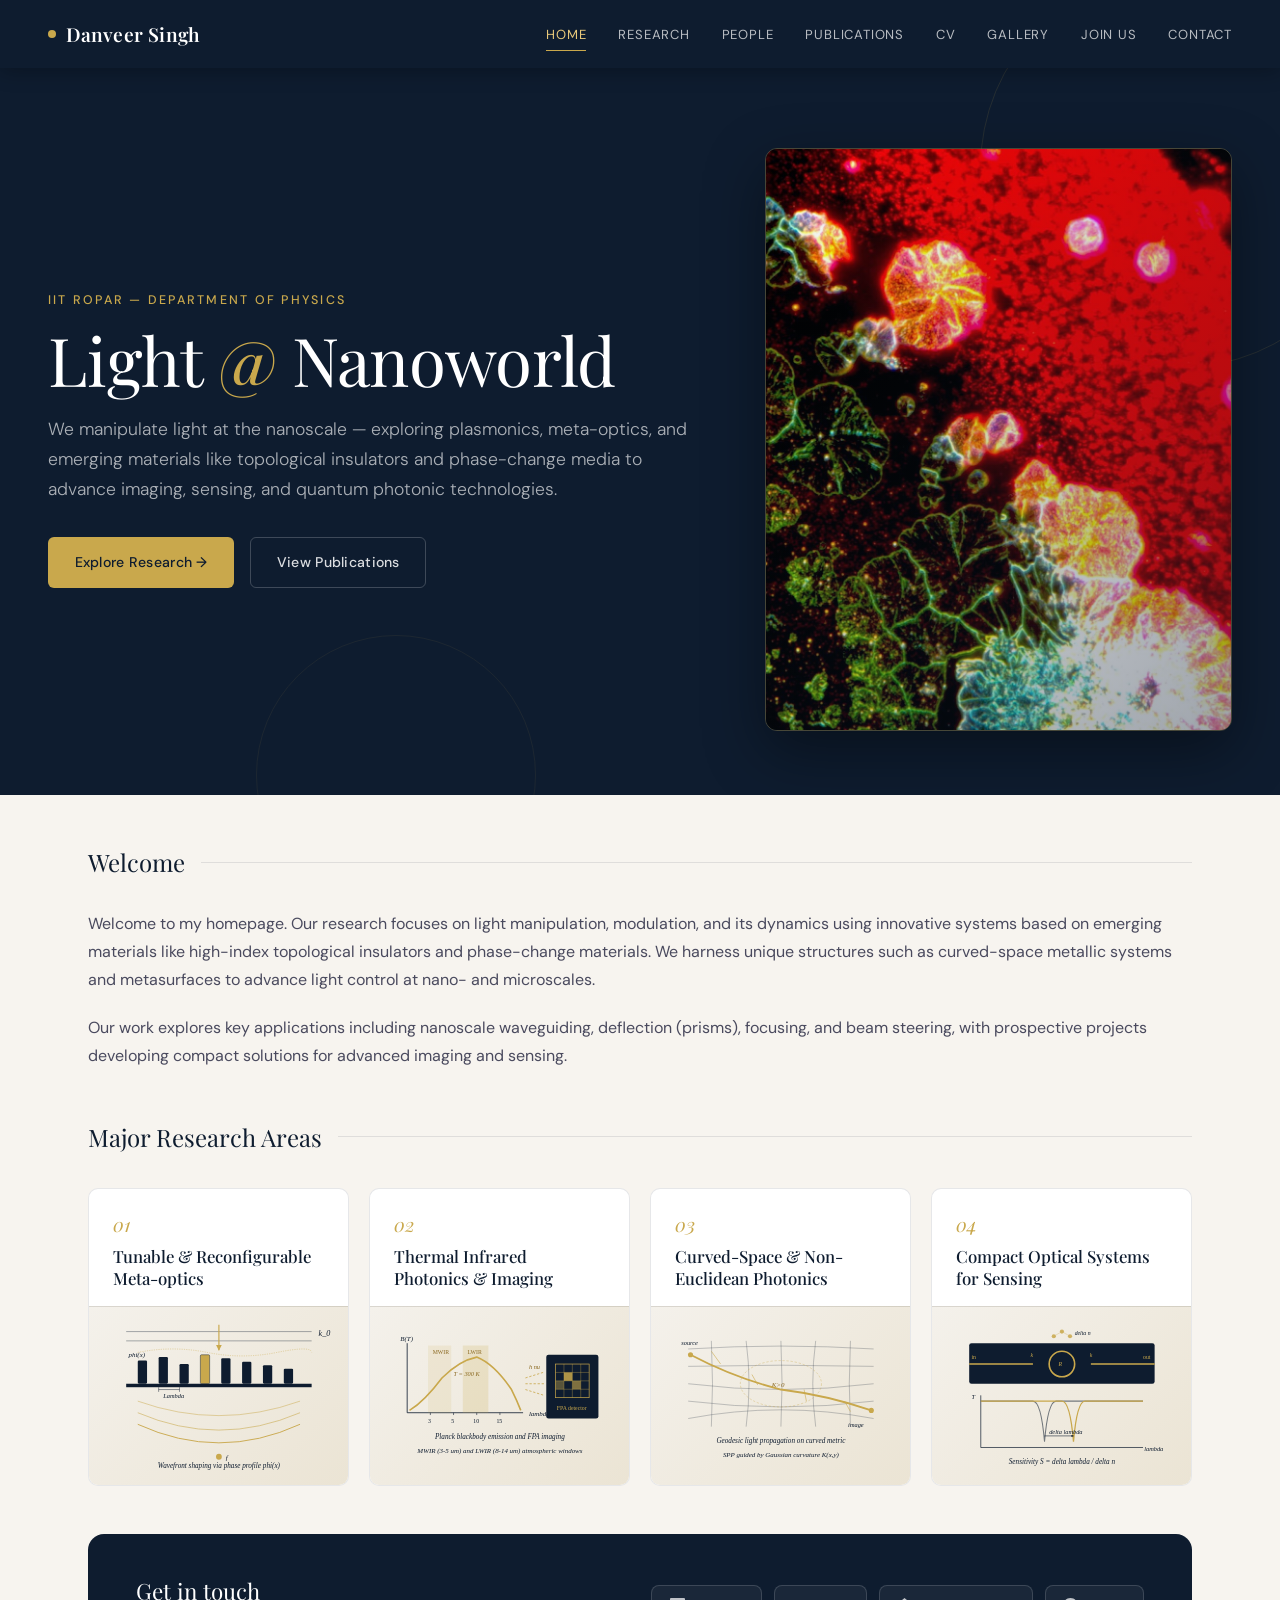
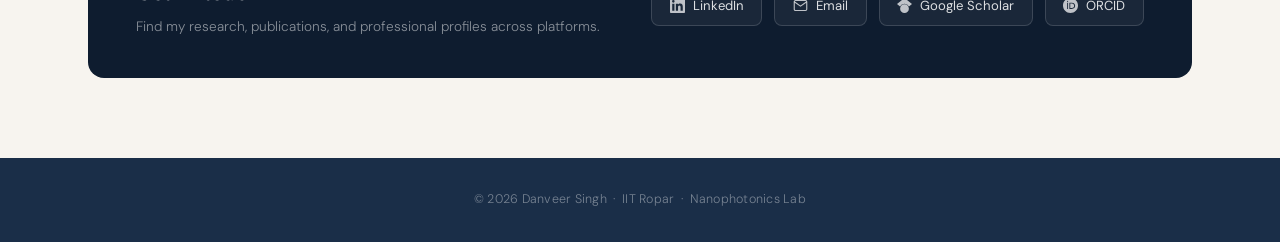
<file: index.html>
<!DOCTYPE html>
<html lang="en">
<head>
<meta charset="UTF-8">
<meta name="viewport" content="width=device-width, initial-scale=1.0">
<title>Danveer Singh — Light @ Nanoworld</title>
<meta name="description" content="Dr. Danveer Singh — Assistant Professor at IIT Ropar. Research in nanophotonics, plasmonics, and meta-optics for sensing, imaging, and quantum technologies.">
<link href="https://fonts.googleapis.com/css2?family=Playfair+Display:wght@400;500;600&family=DM+Sans:wght@300;400;500&display=swap" rel="stylesheet">
<link rel="stylesheet" href="styles.css">
</head>
<body>

<nav>
  <a href="index.html" class="nav-brand">Danveer Singh</a>
  <button class="nav-toggle" onclick="document.querySelector('.nav-links').classList.toggle('open')">☰</button>
  <ul class="nav-links">
    <li><a href="index.html" class="active">Home</a></li>
    <li><a href="research.html">Research</a></li>
    <li><a href="people.html">People</a></li>
    <li><a href="publications.html">Publications</a></li>
    <li><a href="cv.html">CV</a></li>
    <li><a href="gallery.html">Gallery</a></li>
    <li><a href="join.html">Join Us</a></li>
    <li><a href="contact.html">Contact</a></li>
  </ul>
</nav>

<section class="hero">
  <div class="hero-grid">
    <div>
      <p class="header-eyebrow">IIT Ropar — Department of Physics</p>
      <h1>Light <span class="accent">@</span> Nanoworld</h1>
      <p class="lead">We manipulate light at the nanoscale — exploring plasmonics, meta-optics, and emerging materials like topological insulators and phase-change media to advance imaging, sensing, and quantum photonic technologies.</p>
      <div class="hero-cta">
        <a href="research.html" class="btn btn-primary">Explore Research →</a>
        <a href="publications.html" class="btn btn-ghost">View Publications</a>
      </div>
    </div>
    <div class="hero-image">
      <img src="Homepage.jpg" alt="Nanophotonics research">
    </div>
  </div>
</section>

<main>
  <div class="prose">
    <div class="section-label"><h2>Welcome</h2></div>
    <p>Welcome to my homepage. Our research focuses on light manipulation, modulation, and its dynamics using innovative systems based on emerging materials like high-index topological insulators and phase-change materials. We harness unique structures such as curved-space metallic systems and metasurfaces to advance light control at nano- and microscales.</p>
    <p>Our work explores key applications including nanoscale waveguiding, deflection (prisms), focusing, and beam steering, with prospective projects developing compact solutions for advanced imaging and sensing.</p>
  </div>

  <div class="section-label"><h2>Major Research Areas</h2></div>
  <div class="research-grid">
    <div class="research-card">
      <p class="card-num">01</p>
      <h3>Tunable & Reconfigurable Meta-optics</h3>
      <div class="card-illustration">
        <svg viewBox="0 0 200 130" xmlns="http://www.w3.org/2000/svg">
          <defs>
            <marker id="ah1" viewBox="0 0 10 10" refX="9" refY="5" markerWidth="5" markerHeight="5" orient="auto">
              <path d="M0 0 L10 5 L0 10 z" fill="#c9a84c"/>
            </marker>
          </defs>
          <path d="M20 10 L180 10" stroke="#0e1c2f" stroke-width="0.6" opacity="0.5"/>
          <path d="M20 18 L180 18" stroke="#0e1c2f" stroke-width="0.6" opacity="0.5"/>
          <text x="186" y="14" font-family="serif" font-size="7" fill="#0e1c2f" font-style="italic">k_0</text>
          <line x1="100" y1="4" x2="100" y2="26" stroke="#c9a84c" stroke-width="1" marker-end="url(#ah1)"/>
          <rect x="30" y="35" width="8" height="20" rx="1" fill="#0e1c2f"/>
          <rect x="48" y="32" width="8" height="23" rx="1" fill="#0e1c2f"/>
          <rect x="66" y="38" width="8" height="17" rx="1" fill="#0e1c2f"/>
          <rect x="84" y="30" width="8" height="25" rx="1" fill="#c9a84c" stroke="#0e1c2f" stroke-width="0.4"/>
          <rect x="102" y="33" width="8" height="22" rx="1" fill="#0e1c2f"/>
          <rect x="120" y="36" width="8" height="19" rx="1" fill="#0e1c2f"/>
          <rect x="138" y="39" width="8" height="16" rx="1" fill="#0e1c2f"/>
          <rect x="156" y="42" width="8" height="13" rx="1" fill="#0e1c2f"/>
          <rect x="20" y="55" width="160" height="3" fill="#0e1c2f"/>
          <text x="22" y="32" font-family="serif" font-size="6" fill="#0e1c2f" font-style="italic">phi(x)</text>
          <path d="M30 28 Q60 22 90 28 T150 28 T180 28" stroke="#c9a84c" stroke-width="0.6" fill="none" opacity="0.6" stroke-dasharray="1,1"/>
          <path d="M30 70 Q100 95 170 70" stroke="#c9a84c" stroke-width="0.7" fill="none" opacity="0.6"/>
          <path d="M30 80 Q100 110 170 80" stroke="#c9a84c" stroke-width="0.7" fill="none" opacity="0.7"/>
          <path d="M30 90 Q100 122 170 90" stroke="#c9a84c" stroke-width="0.8" fill="none"/>
          <circle cx="100" cy="118" r="2.5" fill="#c9a84c"/>
          <text x="106" y="121" font-family="serif" font-size="6" fill="#0e1c2f" font-style="italic">f</text>
          <line x1="48" y1="60" x2="66" y2="60" stroke="#0e1c2f" stroke-width="0.4"/>
          <line x1="48" y1="58" x2="48" y2="62" stroke="#0e1c2f" stroke-width="0.4"/>
          <line x1="66" y1="58" x2="66" y2="62" stroke="#0e1c2f" stroke-width="0.4"/>
          <text x="52" y="67" font-family="serif" font-size="5.5" fill="#0e1c2f" font-style="italic">Lambda</text>
          <text x="100" y="128" text-anchor="middle" font-family="serif" font-size="6.2" fill="#0e1c2f" font-style="italic">Wavefront shaping via phase profile phi(x)</text>
        </svg>
      </div>
    </div>

    <div class="research-card">
      <p class="card-num">02</p>
      <h3>Thermal Infrared Photonics & Imaging</h3>
      <div class="card-illustration">
        <svg viewBox="0 0 200 130" xmlns="http://www.w3.org/2000/svg">
          <defs>
            <marker id="ah4" viewBox="0 0 10 10" refX="9" refY="5" markerWidth="4" markerHeight="4" orient="auto">
              <path d="M0 0 L10 5 L0 10 z" fill="#0e1c2f"/>
            </marker>
          </defs>
          <line x1="20" y1="80" x2="120" y2="80" stroke="#0e1c2f" stroke-width="0.7"/>
          <line x1="20" y1="80" x2="20" y2="20" stroke="#0e1c2f" stroke-width="0.7"/>
          <text x="125" y="83" font-family="serif" font-size="6" fill="#0e1c2f" font-style="italic">lambda (um)</text>
          <text x="14" y="18" font-family="serif" font-size="6" fill="#0e1c2f" font-style="italic">B(T)</text>
          <line x1="40" y1="80" x2="40" y2="82" stroke="#0e1c2f" stroke-width="0.5"/>
          <line x1="60" y1="80" x2="60" y2="82" stroke="#0e1c2f" stroke-width="0.5"/>
          <line x1="80" y1="80" x2="80" y2="82" stroke="#0e1c2f" stroke-width="0.5"/>
          <line x1="100" y1="80" x2="100" y2="82" stroke="#0e1c2f" stroke-width="0.5"/>
          <text x="38" y="89" font-family="serif" font-size="5" fill="#0e1c2f">3</text>
          <text x="58" y="89" font-family="serif" font-size="5" fill="#0e1c2f">5</text>
          <text x="77" y="89" font-family="serif" font-size="5" fill="#0e1c2f">10</text>
          <text x="97" y="89" font-family="serif" font-size="5" fill="#0e1c2f">15</text>
          <rect x="38" y="22" width="20" height="58" fill="#c9a84c" opacity="0.13"/>
          <rect x="68" y="22" width="22" height="58" fill="#c9a84c" opacity="0.20"/>
          <text x="42" y="29" font-family="serif" font-size="5" fill="#8a6820">MWIR</text>
          <text x="72" y="29" font-family="serif" font-size="5" fill="#8a6820">LWIR</text>
          <path d="M22 78 Q35 70 50 50 Q65 35 80 32 Q95 38 110 60 Q115 70 118 78" stroke="#c9a84c" stroke-width="1.4" fill="none"/>
          <text x="60" y="48" font-family="serif" font-size="5.5" fill="#8a6820" font-style="italic">T = 300 K</text>
          <rect x="140" y="30" width="45" height="55" rx="2" fill="#0e1c2f"/>
          <rect x="148" y="38" width="29" height="29" fill="none" stroke="#c9a84c" stroke-width="0.6"/>
          <line x1="148" y1="45.25" x2="177" y2="45.25" stroke="#c9a84c" stroke-width="0.3"/>
          <line x1="148" y1="52.5" x2="177" y2="52.5" stroke="#c9a84c" stroke-width="0.3"/>
          <line x1="148" y1="59.75" x2="177" y2="59.75" stroke="#c9a84c" stroke-width="0.3"/>
          <line x1="155.25" y1="38" x2="155.25" y2="67" stroke="#c9a84c" stroke-width="0.3"/>
          <line x1="162.5" y1="38" x2="162.5" y2="67" stroke="#c9a84c" stroke-width="0.3"/>
          <line x1="169.75" y1="38" x2="169.75" y2="67" stroke="#c9a84c" stroke-width="0.3"/>
          <rect x="155.25" y="45.25" width="7.25" height="7.25" fill="#c9a84c" opacity="0.85"/>
          <rect x="162.5" y="52.5" width="7.25" height="7.25" fill="#c9a84c" opacity="0.6"/>
          <rect x="148" y="52.5" width="7.25" height="7.25" fill="#c9a84c" opacity="0.4"/>
          <text x="162" y="78" text-anchor="middle" font-family="serif" font-size="5" fill="#c9a84c">FPA detector</text>
          <path d="M122 50 L138 45" stroke="#c9a84c" stroke-width="0.7" stroke-dasharray="2,1.5"/>
          <path d="M122 55 L138 55" stroke="#c9a84c" stroke-width="0.7" stroke-dasharray="2,1.5"/>
          <path d="M122 60 L138 65" stroke="#c9a84c" stroke-width="0.7" stroke-dasharray="2,1.5"/>
          <text x="125" y="42" font-family="serif" font-size="5.5" fill="#8a6820" font-style="italic">h nu</text>
          <text x="100" y="103" text-anchor="middle" font-family="serif" font-size="6.2" fill="#0e1c2f" font-style="italic">Planck blackbody emission and FPA imaging</text>
          <text x="100" y="115" text-anchor="middle" font-family="serif" font-size="6" fill="#0e1c2f" font-style="italic">MWIR (3-5 um) and LWIR (8-14 um) atmospheric windows</text>
        </svg>
      </div>
    </div>

    <div class="research-card">
      <p class="card-num">03</p>
      <h3>Curved-Space & Non-Euclidean Photonics</h3>
      <div class="card-illustration">
        <svg viewBox="0 0 200 130" xmlns="http://www.w3.org/2000/svg">
          <g stroke="#0e1c2f" stroke-width="0.4" fill="none" opacity="0.5">
            <path d="M20 25 Q100 20 180 25"/>
            <path d="M20 40 Q100 38 180 40"/>
            <path d="M20 55 Q100 65 180 55"/>
            <path d="M20 70 Q100 80 180 70"/>
            <path d="M20 85 Q100 70 180 85"/>
          </g>
          <g stroke="#0e1c2f" stroke-width="0.4" fill="none" opacity="0.5">
            <path d="M40 18 Q42 55 40 92"/>
            <path d="M70 18 Q75 55 70 92"/>
            <path d="M100 18 Q102 55 100 92"/>
            <path d="M130 18 Q125 55 130 92"/>
            <path d="M160 18 Q158 55 160 92"/>
          </g>
          <ellipse cx="100" cy="55" rx="35" ry="20" fill="none" stroke="#c9a84c" stroke-width="0.5" stroke-dasharray="2,1.5" opacity="0.6"/>
          <text x="92" y="58" font-family="serif" font-size="6" fill="#8a6820" font-style="italic">K&gt;0</text>
          <path d="M22 30 Q60 50 100 60 Q140 65 178 78" stroke="#c9a84c" stroke-width="1.6" fill="none" stroke-linecap="round"/>
          <path d="M40 27 L48 38" stroke="#c9a84c" stroke-width="0.5"/>
          <path d="M75 47 L80 56" stroke="#c9a84c" stroke-width="0.5"/>
          <path d="M120 60 L122 70" stroke="#c9a84c" stroke-width="0.5"/>
          <path d="M155 70 L160 79" stroke="#c9a84c" stroke-width="0.5"/>
          <circle cx="22" cy="30" r="2.2" fill="#c9a84c"/>
          <circle cx="178" cy="78" r="2.2" fill="#c9a84c"/>
          <text x="14" y="22" font-family="serif" font-size="5.5" fill="#0e1c2f" font-style="italic">source</text>
          <text x="158" y="92" font-family="serif" font-size="5.5" fill="#0e1c2f" font-style="italic">image</text>
          <text x="100" y="106" text-anchor="middle" font-family="serif" font-size="6.2" fill="#0e1c2f" font-style="italic">Geodesic light propagation on curved metric</text>
          <text x="100" y="118" text-anchor="middle" font-family="serif" font-size="6" fill="#0e1c2f" font-style="italic">SPP guided by Gaussian curvature K(x,y)</text>
        </svg>
      </div>
    </div>

    <div class="research-card">
      <p class="card-num">04</p>
      <h3>Compact Optical Systems for Sensing</h3>
      <div class="card-illustration">
        <svg viewBox="0 0 200 130" xmlns="http://www.w3.org/2000/svg">
          <defs>
            <marker id="ah5" viewBox="0 0 10 10" refX="9" refY="5" markerWidth="4" markerHeight="4" orient="auto">
              <path d="M0 0 L10 5 L0 10 z" fill="#0e1c2f"/>
            </marker>
          </defs>
          <rect x="20" y="20" width="160" height="35" rx="2" fill="#0e1c2f"/>
          <path d="M20 38 L75 38" stroke="#c9a84c" stroke-width="1.4"/>
          <path d="M125 38 L180 38" stroke="#c9a84c" stroke-width="1.4"/>
          <circle cx="100" cy="38" r="11" fill="none" stroke="#c9a84c" stroke-width="1.4"/>
          <text x="97" y="40" font-family="serif" font-size="5" fill="#c9a84c" font-style="italic">R</text>
          <text x="73" y="32" font-family="serif" font-size="5" fill="#c9a84c" font-style="italic">k</text>
          <text x="124" y="32" font-family="serif" font-size="5" fill="#c9a84c" font-style="italic">k</text>
          <circle cx="93" cy="14" r="1.8" fill="#c9a84c" opacity="0.85"/>
          <circle cx="100" cy="10" r="1.8" fill="#c9a84c" opacity="0.85"/>
          <circle cx="107" cy="14" r="1.8" fill="#c9a84c" opacity="0.85"/>
          <line x1="93" y1="14" x2="100" y2="10" stroke="#c9a84c" stroke-width="0.4" opacity="0.6"/>
          <line x1="100" y1="10" x2="107" y2="14" stroke="#c9a84c" stroke-width="0.4" opacity="0.6"/>
          <text x="111" y="13" font-family="serif" font-size="5" fill="#0e1c2f" font-style="italic">delta n</text>
          <text x="22" y="34" font-family="serif" font-size="5" fill="#c9a84c">in</text>
          <text x="170" y="34" font-family="serif" font-size="5" fill="#c9a84c">out</text>
          <line x1="30" y1="110" x2="170" y2="110" stroke="#0e1c2f" stroke-width="0.6"/>
          <line x1="30" y1="110" x2="30" y2="65" stroke="#0e1c2f" stroke-width="0.6"/>
          <text x="171" y="113" font-family="serif" font-size="5.5" fill="#0e1c2f" font-style="italic">lambda</text>
          <text x="22" y="68" font-family="serif" font-size="5.5" fill="#0e1c2f" font-style="italic">T</text>
          <path d="M30 70 L75 70 Q82 70 85 105 Q88 70 95 70 L170 70" stroke="#0e1c2f" stroke-width="0.9" fill="none" opacity="0.55"/>
          <path d="M30 70 L100 70 Q107 70 110 105 Q113 70 120 70 L170 70" stroke="#c9a84c" stroke-width="1.1" fill="none"/>
          <line x1="85" y1="100" x2="110" y2="100" stroke="#0e1c2f" stroke-width="0.5" marker-end="url(#ah5)"/>
          <text x="89" y="98" font-family="serif" font-size="5.5" fill="#0e1c2f" font-style="italic">delta lambda</text>
          <text x="100" y="124" text-anchor="middle" font-family="serif" font-size="6.2" fill="#0e1c2f" font-style="italic">Sensitivity S = delta lambda / delta n</text>
        </svg>
      </div>
    </div>

  </div>

  <div class="connect-section">
    <div class="connect-text">
      <h3>Get in touch</h3>
      <p>Find my research, publications, and professional profiles across platforms.</p>
    </div>
    <div class="connect-links">
      <a href="https://linkedin.com/in/dr-danveer-singh-b5852313" class="connect-link" target="_blank">
        <svg viewBox="0 0 24 24" fill="currentColor"><path d="M20.447 20.452h-3.554v-5.569c0-1.328-.027-3.037-1.852-3.037-1.853 0-2.136 1.445-2.136 2.939v5.667H9.351V9h3.414v1.561h.046c.477-.9 1.637-1.85 3.37-1.85 3.601 0 4.267 2.37 4.267 5.455v6.286zM5.337 7.433a2.062 2.062 0 0 1-2.063-2.065 2.064 2.064 0 1 1 2.063 2.065zm1.782 13.019H3.555V9h3.564v11.452zM22.225 0H1.771C.792 0 0 .774 0 1.729v20.542C0 23.227.792 24 1.771 24h20.451C23.2 24 24 23.227 24 22.271V1.729C24 .774 23.2 0 22.222 0h.003z"/></svg>
        LinkedIn
      </a>
      <a href="mailto:danveer.singh@iitrpr.ac.in" class="connect-link">
        <svg viewBox="0 0 24 24" fill="none" stroke="currentColor" stroke-width="1.8"><path d="M4 4h16c1.1 0 2 .9 2 2v12c0 1.1-.9 2-2 2H4c-1.1 0-2-.9-2-2V6c0-1.1.9-2 2-2z"/><polyline points="22,6 12,13 2,6"/></svg>
        Email
      </a>
      <a href="https://scholar.google.com/citations?user=faxJPPoAAAAJ&hl=en" class="connect-link" target="_blank">
        <svg viewBox="0 0 24 24" fill="currentColor"><path d="M12 24a7 7 0 1 1 0-14 7 7 0 0 1 0 14zm0-24L0 9.5l4.838 3.94A8 8 0 0 1 12 9a8 8 0 0 1 7.162 4.44L24 9.5z"/></svg>
        Google Scholar
      </a>
      <a href="https://orcid.org/0000-0001-6834-3446" class="connect-link" target="_blank">
        <svg viewBox="0 0 24 24" fill="currentColor"><path d="M12 0C5.372 0 0 5.372 0 12s5.372 12 12 12 12-5.372 12-12S18.628 0 12 0zM7.369 4.378c.525 0 .947.431.947.947s-.422.947-.947.947a.95.95 0 0 1-.947-.947c0-.525.422-.947.947-.947zm-.722 3.038h1.444v10.041H6.647V7.416zm3.562 0h3.9c3.712 0 5.344 2.653 5.344 5.025 0 2.578-2.016 5.016-5.325 5.016h-3.919V7.416zm1.444 1.303v7.444h2.297c3.272 0 3.872-2.203 3.872-3.722 0-2.016-1.116-3.722-3.884-3.722h-2.285z"/></svg>
        ORCID
      </a>
    </div>
  </div>
</main>

<footer>
  &copy; 2026 Danveer Singh &nbsp;·&nbsp; IIT Ropar &nbsp;·&nbsp; Nanophotonics Lab
</footer>

</body>
</html>
</file>
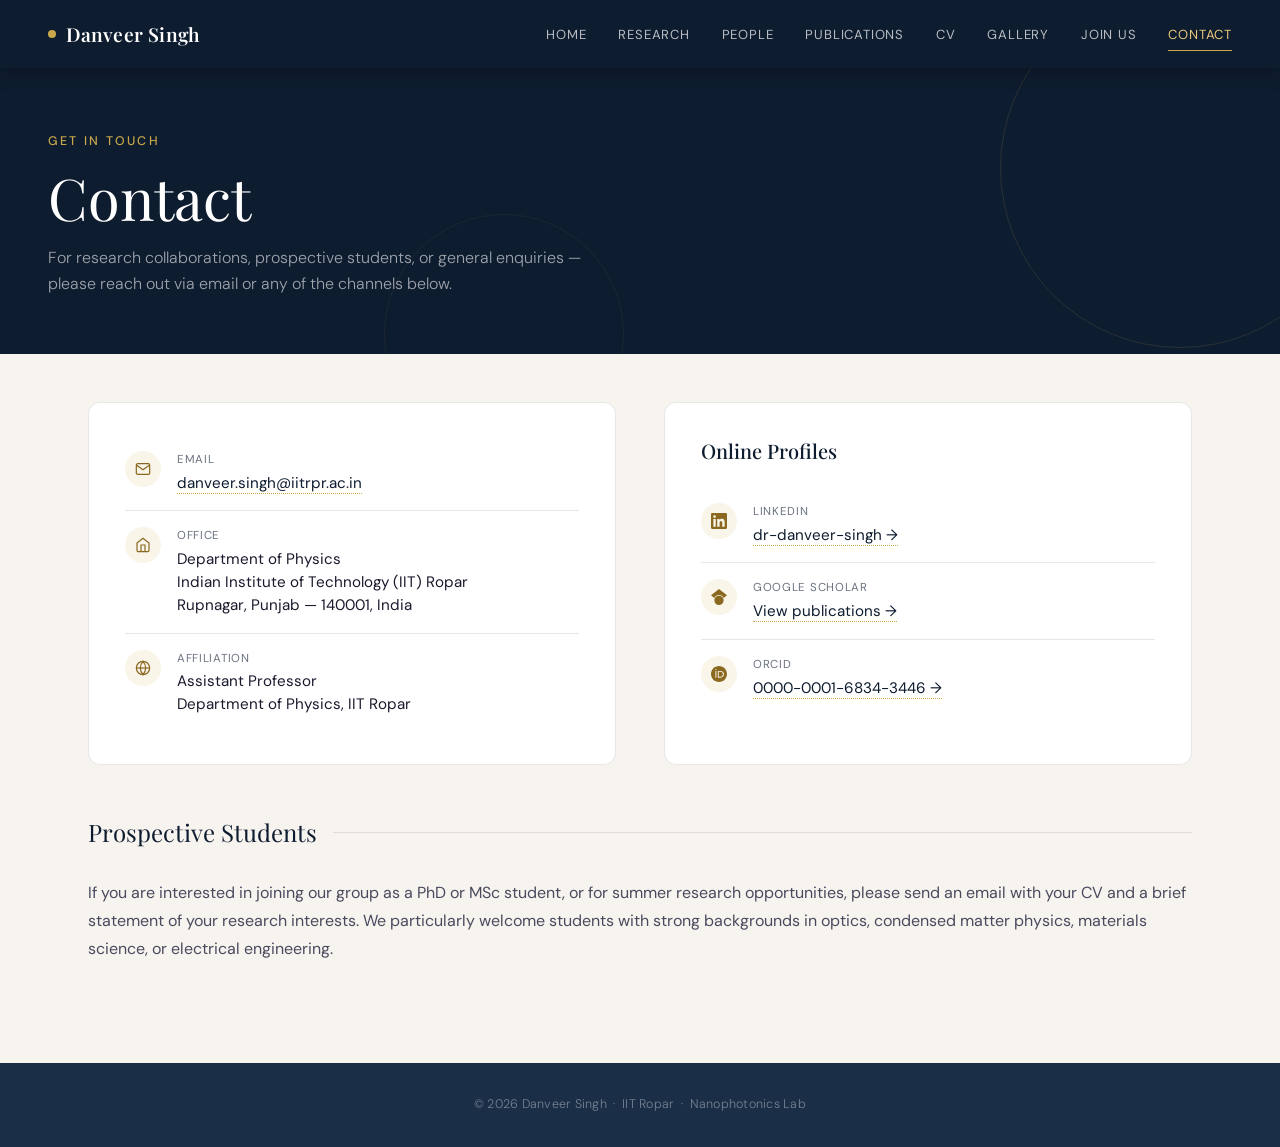
<file: contact.html>
<!DOCTYPE html>
<html lang="en">
<head>
<meta charset="UTF-8">
<meta name="viewport" content="width=device-width, initial-scale=1.0">
<title>Contact — Danveer Singh</title>
<link href="https://fonts.googleapis.com/css2?family=Playfair+Display:wght@400;500;600&family=DM+Sans:wght@300;400;500&display=swap" rel="stylesheet">
<link rel="stylesheet" href="styles.css">
</head>
<body>

<nav>
  <a href="index.html" class="nav-brand">Danveer Singh</a>
  <button class="nav-toggle" onclick="document.querySelector('.nav-links').classList.toggle('open')">☰</button>
  <ul class="nav-links">
    <li><a href="index.html">Home</a></li>
    <li><a href="research.html">Research</a></li>
    <li><a href="people.html">People</a></li>
    <li><a href="publications.html">Publications</a></li>
    <li><a href="cv.html">CV</a></li>
    <li><a href="gallery.html">Gallery</a></li>
    <li><a href="join.html">Join Us</a></li>
    <li><a href="contact.html" class="active">Contact</a></li>
  </ul>
</nav>

<header class="page-header">
  <p class="header-eyebrow">Get in Touch</p>
  <h1>Contact</h1>
  <p class="subtitle">For research collaborations, prospective students, or general enquiries — please reach out via email or any of the channels below.</p>
</header>

<main>

  <div class="contact-grid">

    <div class="contact-info">
      <div class="contact-row">
        <div class="contact-icon">
          <svg viewBox="0 0 24 24" fill="none" stroke="currentColor" stroke-width="1.8"><path d="M4 4h16c1.1 0 2 .9 2 2v12c0 1.1-.9 2-2 2H4c-1.1 0-2-.9-2-2V6c0-1.1.9-2 2-2z"/><polyline points="22,6 12,13 2,6"/></svg>
        </div>
        <div>
          <p class="label">Email</p>
          <p class="value"><a href="mailto:danveer.singh@iitrpr.ac.in">danveer.singh@iitrpr.ac.in</a></p>
        </div>
      </div>

      <div class="contact-row">
        <div class="contact-icon">
          <svg viewBox="0 0 24 24" fill="none" stroke="currentColor" stroke-width="1.8"><path d="M3 9l9-7 9 7v11a2 2 0 0 1-2 2H5a2 2 0 0 1-2-2z"/><polyline points="9,22 9,12 15,12 15,22"/></svg>
        </div>
        <div>
          <p class="label">Office</p>
          <p class="value">Department of Physics<br>Indian Institute of Technology (IIT) Ropar<br>Rupnagar, Punjab — 140001, India</p>
        </div>
      </div>

      <div class="contact-row">
        <div class="contact-icon">
          <svg viewBox="0 0 24 24" fill="none" stroke="currentColor" stroke-width="1.8"><circle cx="12" cy="12" r="10"/><line x1="2" y1="12" x2="22" y2="12"/><path d="M12 2a15.3 15.3 0 0 1 4 10 15.3 15.3 0 0 1-4 10 15.3 15.3 0 0 1-4-10 15.3 15.3 0 0 1 4-10z"/></svg>
        </div>
        <div>
          <p class="label">Affiliation</p>
          <p class="value">Assistant Professor<br>Department of Physics, IIT Ropar</p>
        </div>
      </div>
    </div>

    <div class="contact-info">
      <h3 style="font-family: 'Playfair Display', serif; font-size: 1.25rem; color: var(--navy); margin-bottom: 1.25rem; font-weight: 500;">Online Profiles</h3>

      <div class="contact-row">
        <div class="contact-icon">
          <svg viewBox="0 0 24 24" fill="currentColor"><path d="M20.447 20.452h-3.554v-5.569c0-1.328-.027-3.037-1.852-3.037-1.853 0-2.136 1.445-2.136 2.939v5.667H9.351V9h3.414v1.561h.046c.477-.9 1.637-1.85 3.37-1.85 3.601 0 4.267 2.37 4.267 5.455v6.286zM5.337 7.433a2.062 2.062 0 0 1-2.063-2.065 2.064 2.064 0 1 1 2.063 2.065zm1.782 13.019H3.555V9h3.564v11.452zM22.225 0H1.771C.792 0 0 .774 0 1.729v20.542C0 23.227.792 24 1.771 24h20.451C23.2 24 24 23.227 24 22.271V1.729C24 .774 23.2 0 22.222 0h.003z"/></svg>
        </div>
        <div>
          <p class="label">LinkedIn</p>
          <p class="value"><a href="https://linkedin.com/in/dr-danveer-singh-b5852313" target="_blank">dr-danveer-singh →</a></p>
        </div>
      </div>

      <div class="contact-row">
        <div class="contact-icon">
          <svg viewBox="0 0 24 24" fill="currentColor"><path d="M12 24a7 7 0 1 1 0-14 7 7 0 0 1 0 14zm0-24L0 9.5l4.838 3.94A8 8 0 0 1 12 9a8 8 0 0 1 7.162 4.44L24 9.5z"/></svg>
        </div>
        <div>
          <p class="label">Google Scholar</p>
          <p class="value"><a href="https://scholar.google.com/citations?user=faxJPPoAAAAJ&hl=en" target="_blank">View publications →</a></p>
        </div>
      </div>

      <div class="contact-row">
        <div class="contact-icon">
          <svg viewBox="0 0 24 24" fill="currentColor"><path d="M12 0C5.372 0 0 5.372 0 12s5.372 12 12 12 12-5.372 12-12S18.628 0 12 0zM7.369 4.378c.525 0 .947.431.947.947s-.422.947-.947.947a.95.95 0 0 1-.947-.947c0-.525.422-.947.947-.947zm-.722 3.038h1.444v10.041H6.647V7.416zm3.562 0h3.9c3.712 0 5.344 2.653 5.344 5.025 0 2.578-2.016 5.016-5.325 5.016h-3.919V7.416zm1.444 1.303v7.444h2.297c3.272 0 3.872-2.203 3.872-3.722 0-2.016-1.116-3.722-3.884-3.722h-2.285z"/></svg>
        </div>
        <div>
          <p class="label">ORCID</p>
          <p class="value"><a href="https://orcid.org/0000-0001-6834-3446" target="_blank">0000-0001-6834-3446 →</a></p>
        </div>
      </div>
    </div>

  </div>

  <div class="prose" style="margin-top: 3rem;">
    <div class="section-label"><h2>Prospective Students</h2></div>
    <p>If you are interested in joining our group as a PhD or MSc student, or for summer research opportunities, please send an email with your CV and a brief statement of your research interests. We particularly welcome students with strong backgrounds in optics, condensed matter physics, materials science, or electrical engineering.</p>
  </div>

</main>

<footer>
  &copy; 2026 Danveer Singh &nbsp;·&nbsp; IIT Ropar &nbsp;·&nbsp; Nanophotonics Lab
</footer>

</body>
</html>
</file>
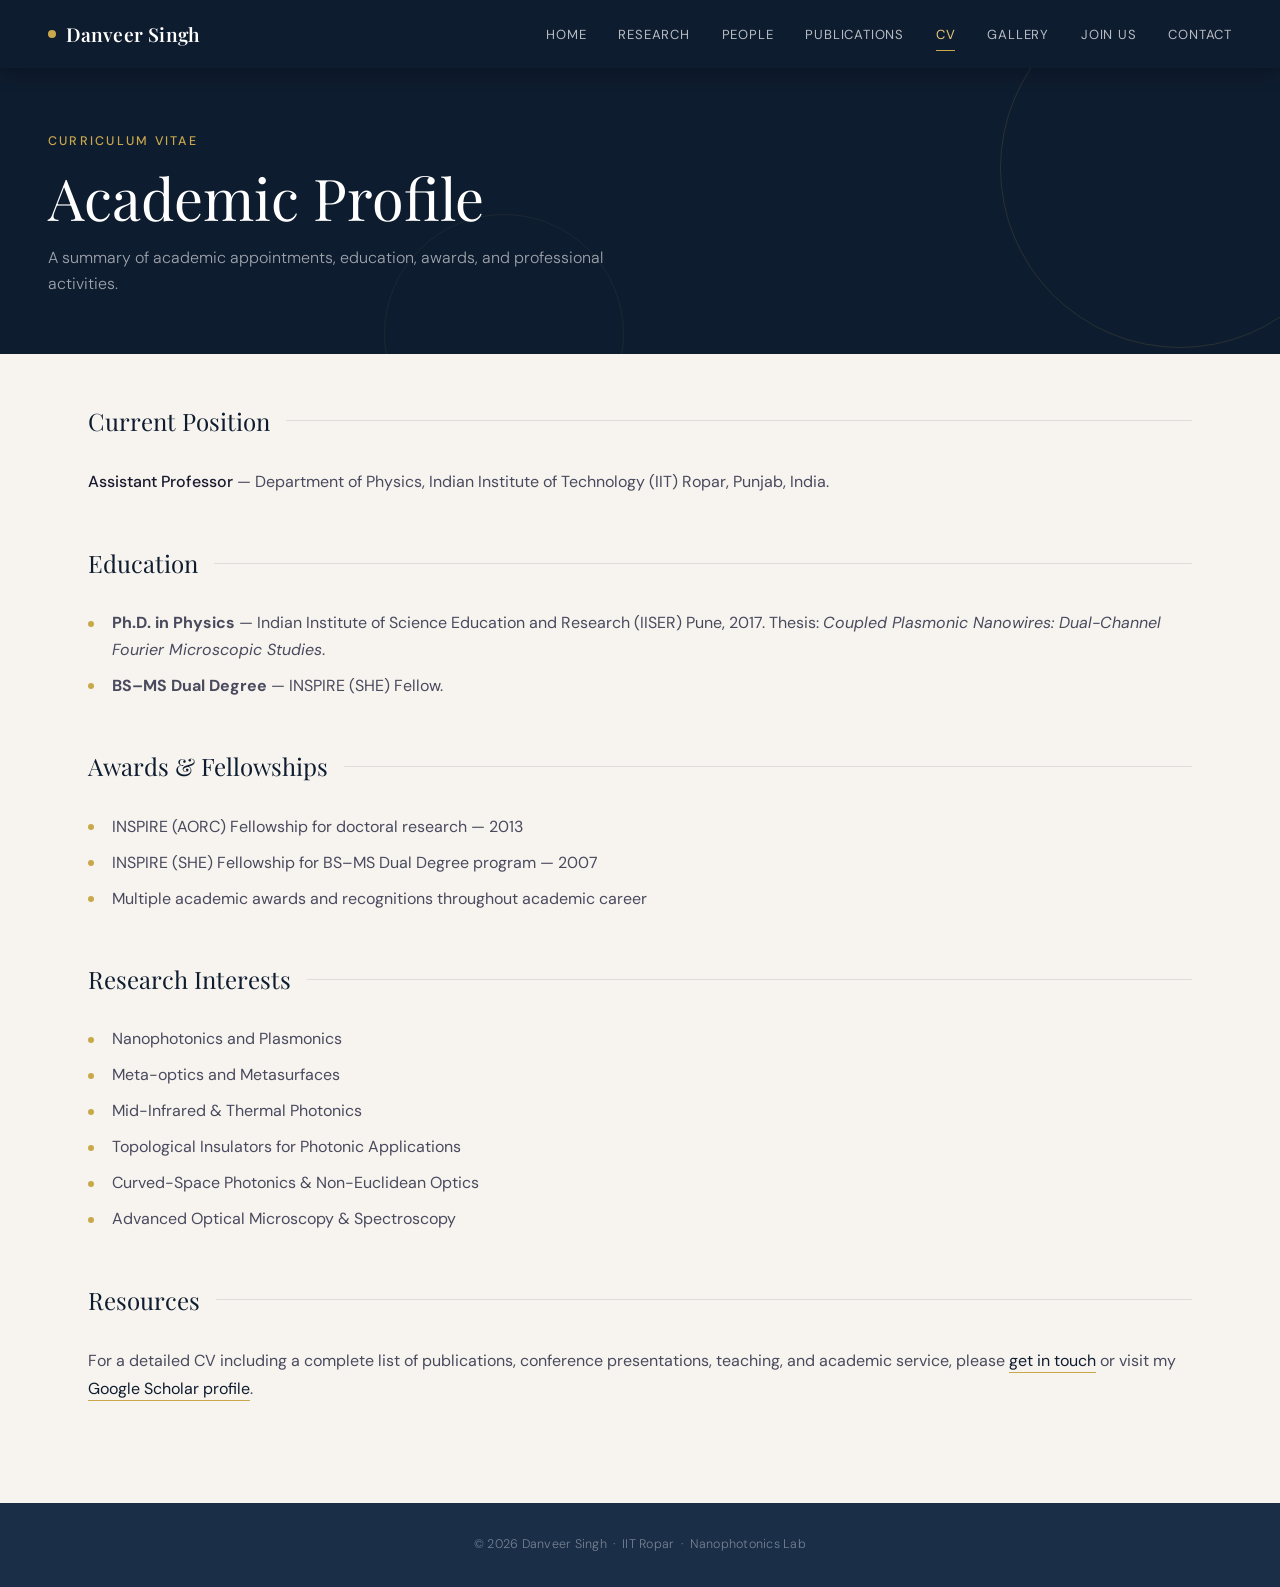
<file: cv.html>
<!DOCTYPE html>
<html lang="en">
<head>
<meta charset="UTF-8">
<meta name="viewport" content="width=device-width, initial-scale=1.0">
<title>CV — Danveer Singh</title>
<link href="https://fonts.googleapis.com/css2?family=Playfair+Display:wght@400;500;600&family=DM+Sans:wght@300;400;500&display=swap" rel="stylesheet">
<link rel="stylesheet" href="styles.css">
</head>
<body>

<nav>
  <a href="index.html" class="nav-brand">Danveer Singh</a>
  <button class="nav-toggle" onclick="document.querySelector('.nav-links').classList.toggle('open')">☰</button>
  <ul class="nav-links">
    <li><a href="index.html">Home</a></li>
    <li><a href="research.html">Research</a></li>
    <li><a href="people.html">People</a></li>
    <li><a href="publications.html">Publications</a></li>
    <li><a href="cv.html" class="active">CV</a></li>
    <li><a href="gallery.html">Gallery</a></li>
    <li><a href="join.html">Join Us</a></li>
    <li><a href="contact.html">Contact</a></li>
  </ul>
</nav>

<header class="page-header">
  <p class="header-eyebrow">Curriculum Vitae</p>
  <h1>Academic Profile</h1>
  <p class="subtitle">A summary of academic appointments, education, awards, and professional activities.</p>
</header>

<main>

  <div class="prose">
    <div class="section-label"><h2>Current Position</h2></div>
    <p><strong>Assistant Professor</strong> — Department of Physics, Indian Institute of Technology (IIT) Ropar, Punjab, India.</p>

    <div class="section-label"><h2>Education</h2></div>
    <ul>
      <li><strong>Ph.D. in Physics</strong> — Indian Institute of Science Education and Research (IISER) Pune, 2017. Thesis: <em>Coupled Plasmonic Nanowires: Dual-Channel Fourier Microscopic Studies</em>.</li>
      <li><strong>BS–MS Dual Degree</strong> — INSPIRE (SHE) Fellow.</li>
    </ul>

    <div class="section-label"><h2>Awards & Fellowships</h2></div>
    <ul>
      <li>INSPIRE (AORC) Fellowship for doctoral research — 2013</li>
      <li>INSPIRE (SHE) Fellowship for BS–MS Dual Degree program — 2007</li>
      <li>Multiple academic awards and recognitions throughout academic career</li>
    </ul>

    <div class="section-label"><h2>Research Interests</h2></div>
    <ul>
      <li>Nanophotonics and Plasmonics</li>
      <li>Meta-optics and Metasurfaces</li>
      <li>Mid-Infrared & Thermal Photonics</li>
      <li>Topological Insulators for Photonic Applications</li>
      <li>Curved-Space Photonics & Non-Euclidean Optics</li>
      <li>Advanced Optical Microscopy & Spectroscopy</li>
    </ul>

    <div class="section-label"><h2>Resources</h2></div>
    <p>For a detailed CV including a complete list of publications, conference presentations, teaching, and academic service, please <a href="contact.html">get in touch</a> or visit my <a href="https://scholar.google.com/citations?user=faxJPPoAAAAJ&hl=en" target="_blank">Google Scholar profile</a>.</p>
  </div>

</main>

<footer>
  &copy; 2026 Danveer Singh &nbsp;·&nbsp; IIT Ropar &nbsp;·&nbsp; Nanophotonics Lab
</footer>

</body>
</html>
</file>
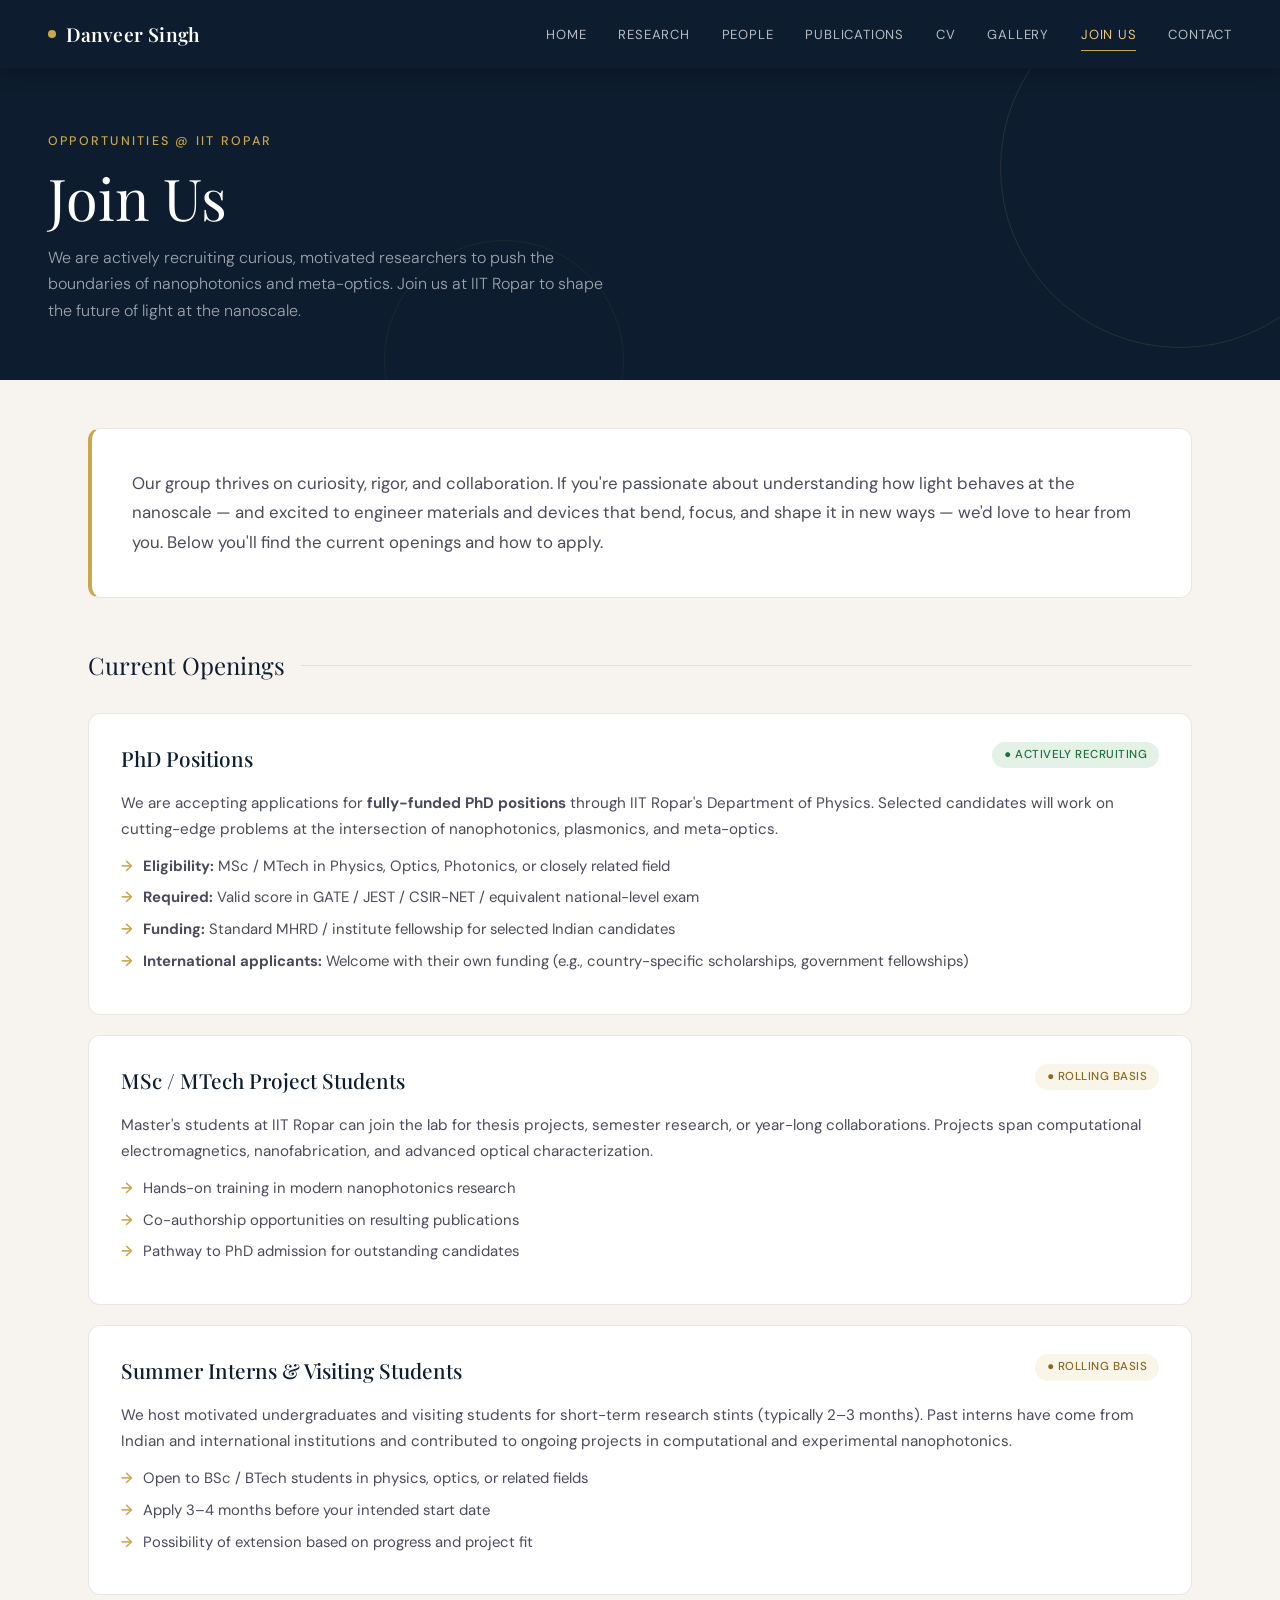
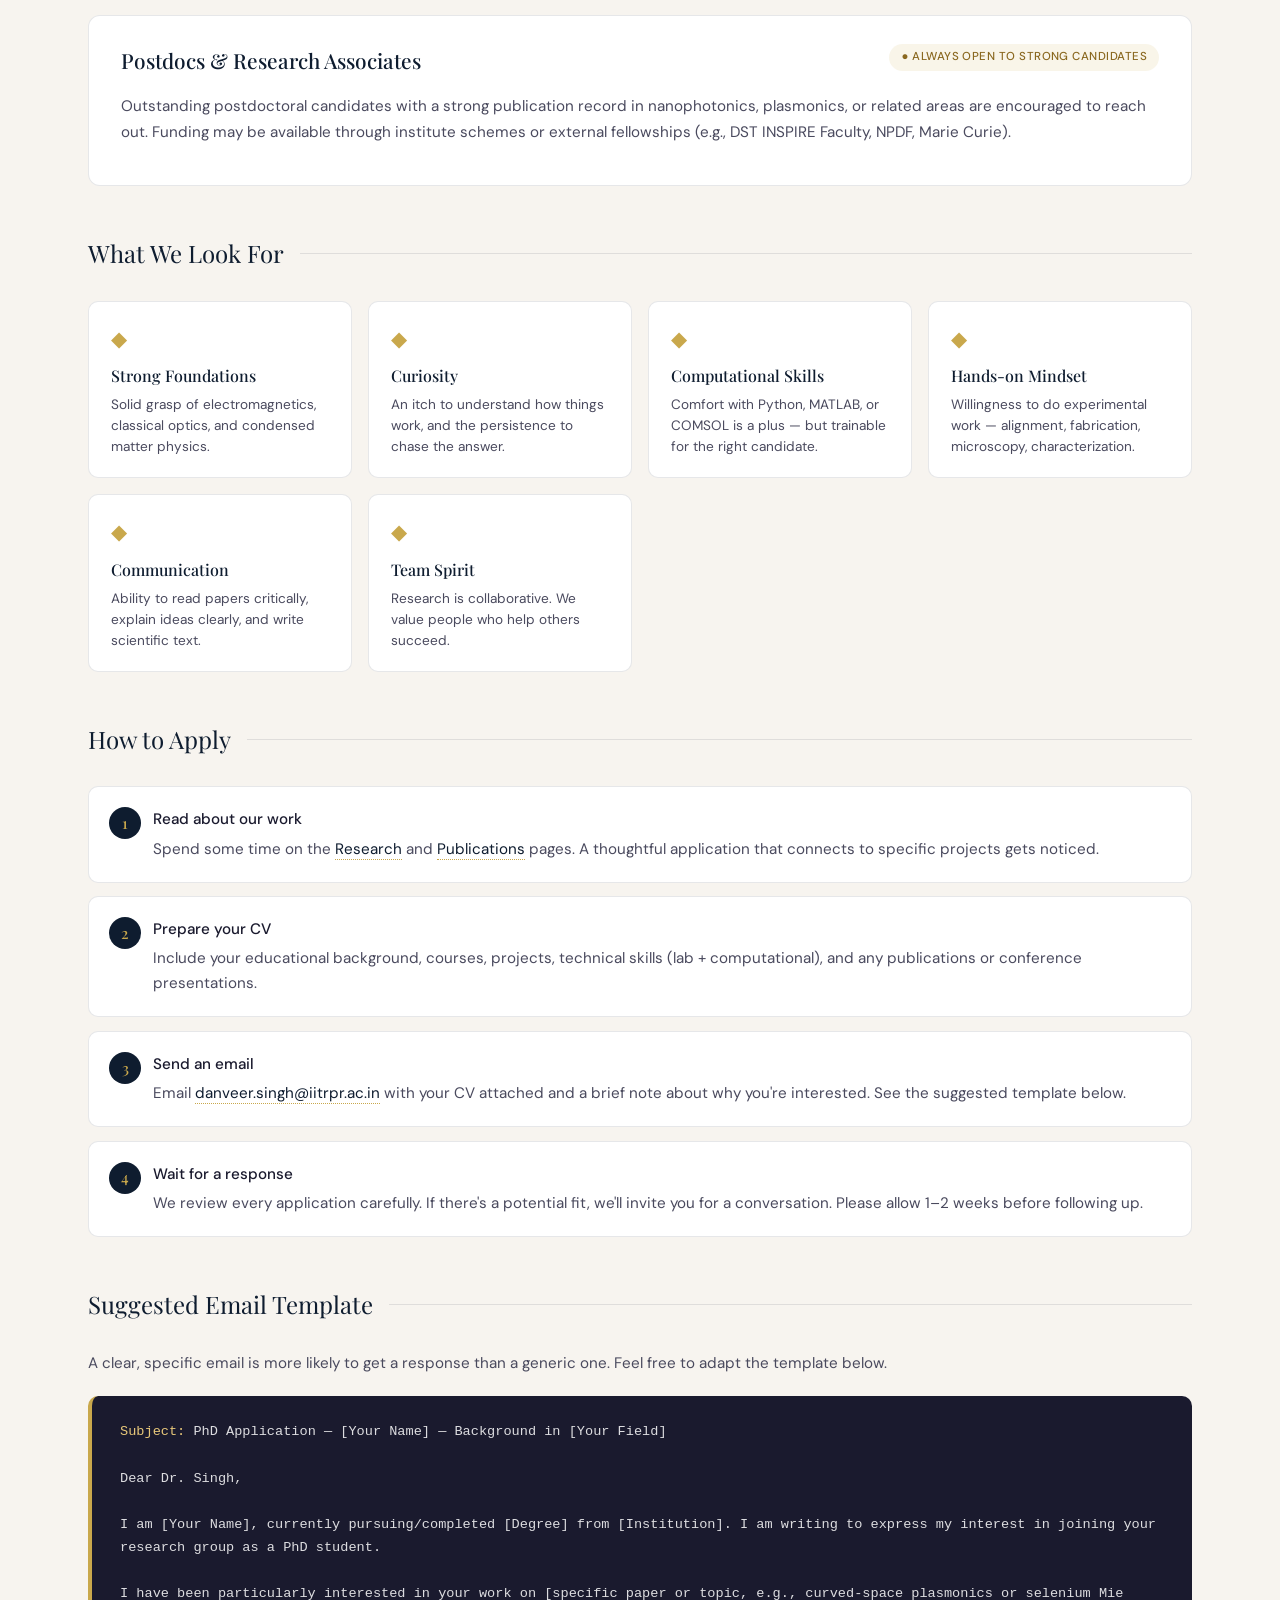
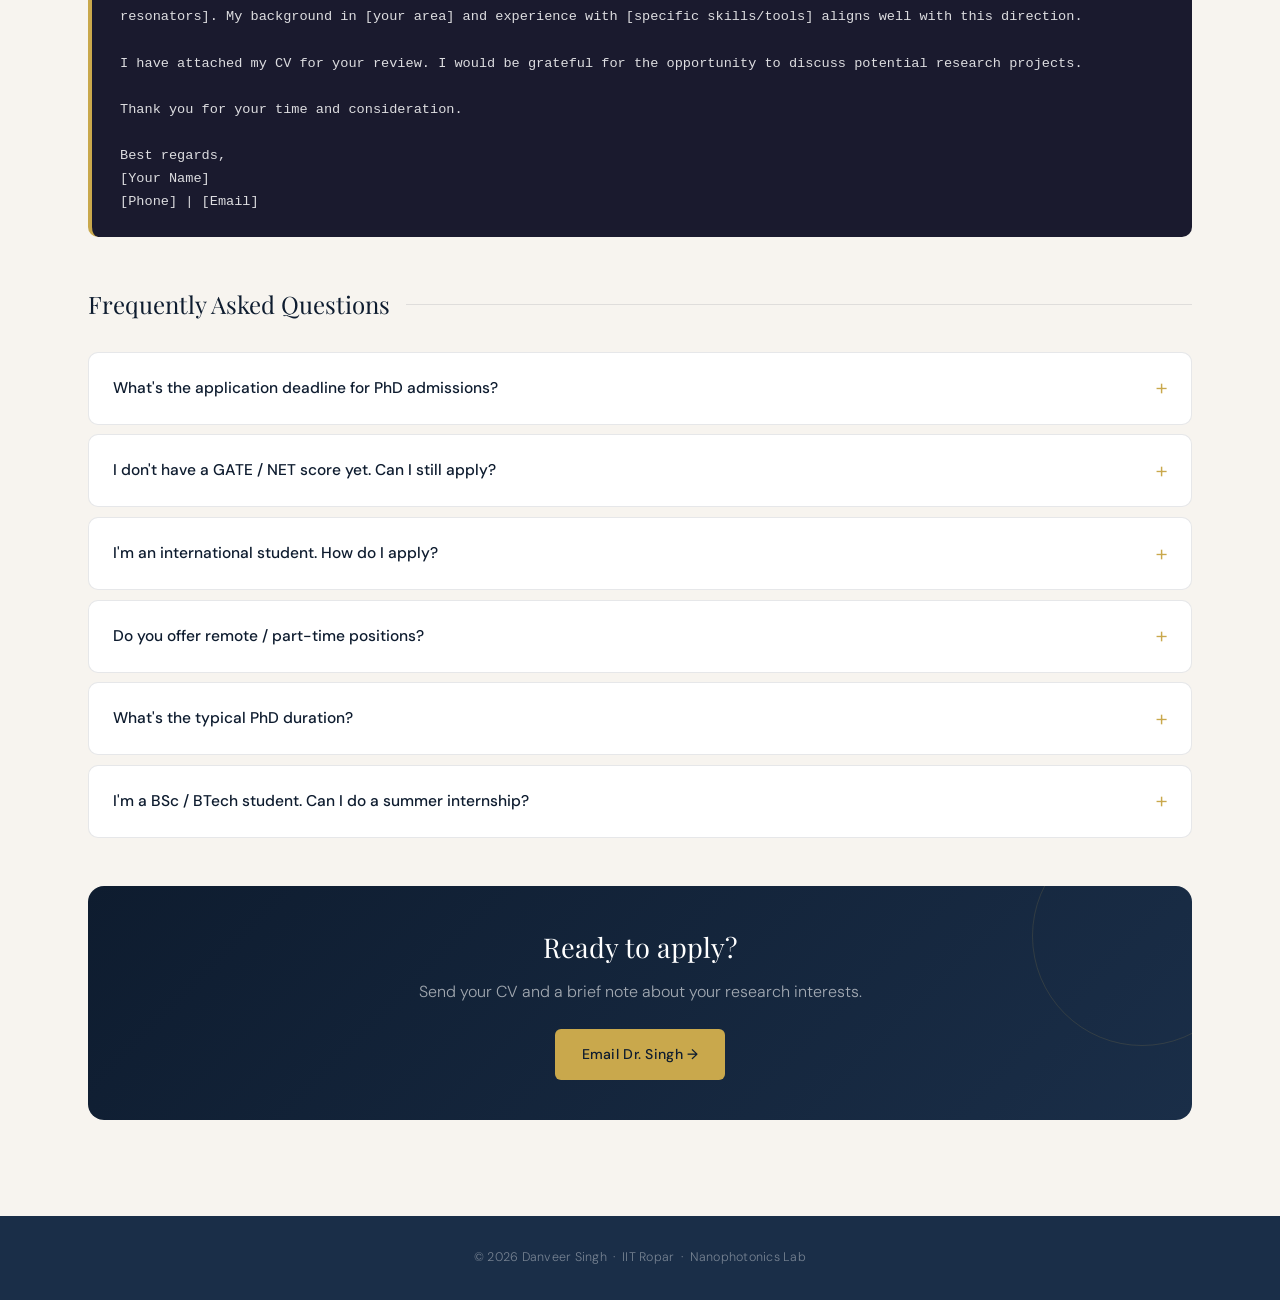
<file: join.html>
<!DOCTYPE html>
<html lang="en">
<head>
<meta charset="UTF-8">
<meta name="viewport" content="width=device-width, initial-scale=1.0">
<title>Join Us — Danveer Singh</title>
<link href="https://fonts.googleapis.com/css2?family=Playfair+Display:wght@400;500;600&family=DM+Sans:wght@300;400;500&display=swap" rel="stylesheet">
<link rel="stylesheet" href="styles.css">
<style>
  /* Page-specific styles */
  .join-hero {
    background: var(--paper);
    border-radius: 12px;
    padding: 2.5rem 2.5rem;
    border: 1px solid var(--border);
    margin-bottom: 2.5rem;
    border-left: 4px solid var(--gold);
  }
  .join-hero p {
    font-size: 1.05rem;
    line-height: 1.75;
    color: var(--text-soft);
    margin: 0;
  }

  .opportunity-card {
    background: var(--paper);
    border-radius: 12px;
    border: 1px solid var(--border);
    padding: 1.75rem 2rem;
    margin-bottom: 1.25rem;
    transition: box-shadow 0.3s, border-color 0.3s;
  }
  .opportunity-card:hover {
    box-shadow: var(--shadow-md);
    border-color: var(--gold);
  }
  .opportunity-header {
    display: flex;
    align-items: flex-start;
    justify-content: space-between;
    gap: 1.5rem;
    margin-bottom: 1rem;
    flex-wrap: wrap;
  }
  .opportunity-card h3 {
    font-family: 'Playfair Display', serif;
    font-size: 1.3rem;
    color: var(--navy);
    font-weight: 500;
    margin: 0;
  }
  .status-badge {
    display: inline-block;
    font-size: 0.72rem;
    padding: 4px 12px;
    border-radius: 99px;
    font-weight: 500;
    letter-spacing: 0.04em;
    text-transform: uppercase;
  }
  .status-open {
    background: rgba(34, 139, 60, 0.12);
    color: #1f6f3a;
  }
  .status-rolling {
    background: var(--gold-soft);
    color: #8a6820;
  }
  .opportunity-card p {
    color: var(--text-soft);
    line-height: 1.7;
    margin-bottom: 0.75rem;
    font-size: 0.95rem;
  }
  .opportunity-card ul {
    list-style: none;
    padding: 0;
    margin: 0.75rem 0;
  }
  .opportunity-card ul li {
    position: relative;
    padding-left: 1.4rem;
    margin-bottom: 0.5rem;
    color: var(--text-soft);
    font-size: 0.93rem;
    line-height: 1.6;
  }
  .opportunity-card ul li::before {
    content: '→';
    position: absolute;
    left: 0;
    color: var(--gold);
    font-weight: 600;
  }

  .skills-grid {
    display: grid;
    grid-template-columns: repeat(auto-fit, minmax(220px, 1fr));
    gap: 1rem;
    margin: 1.5rem 0;
  }
  .skill-card {
    background: var(--paper);
    border: 1px solid var(--border);
    border-radius: 10px;
    padding: 1.25rem 1.35rem;
    transition: transform 0.3s, border-color 0.3s;
  }
  .skill-card:hover {
    transform: translateY(-3px);
    border-color: var(--gold);
  }
  .skill-card .skill-icon {
    font-size: 1.3rem;
    color: var(--gold);
    margin-bottom: 0.5rem;
  }
  .skill-card h4 {
    font-family: 'Playfair Display', serif;
    font-size: 1rem;
    color: var(--navy);
    font-weight: 500;
    margin-bottom: 0.35rem;
  }
  .skill-card p {
    font-size: 0.85rem;
    color: var(--text-soft);
    line-height: 1.55;
    margin: 0;
  }

  /* Application steps */
  .step-list {
    counter-reset: step;
    list-style: none;
    padding: 0;
    margin: 1.5rem 0;
  }
  .step-list li {
    counter-increment: step;
    background: var(--paper);
    border: 1px solid var(--border);
    border-radius: 10px;
    padding: 1.25rem 1.5rem 1.25rem 4rem;
    margin-bottom: 0.85rem;
    position: relative;
    color: var(--text-soft);
    line-height: 1.65;
    font-size: 0.95rem;
  }
  .step-list li::before {
    content: counter(step);
    position: absolute;
    left: 1.25rem;
    top: 1.25rem;
    width: 32px;
    height: 32px;
    background: var(--navy);
    color: var(--gold);
    border-radius: 50%;
    display: flex;
    align-items: center;
    justify-content: center;
    font-family: 'Playfair Display', serif;
    font-weight: 500;
    font-size: 0.95rem;
  }
  .step-list li strong {
    display: block;
    color: var(--text);
    margin-bottom: 0.25rem;
    font-weight: 500;
  }

  /* Email template */
  .email-template {
    background: #1a1a2e;
    border-radius: 10px;
    padding: 1.5rem 1.75rem;
    color: rgba(255, 255, 255, 0.85);
    font-family: 'Courier New', monospace;
    font-size: 0.85rem;
    line-height: 1.7;
    margin: 1.25rem 0;
    border-left: 4px solid var(--gold);
    position: relative;
  }
  .email-template .field-label {
    color: var(--gold-light);
    font-weight: 500;
  }

  /* FAQ */
  .faq-item {
    background: var(--paper);
    border: 1px solid var(--border);
    border-radius: 10px;
    padding: 1.1rem 1.5rem;
    margin-bottom: 0.6rem;
    cursor: pointer;
    transition: border-color 0.2s;
  }
  .faq-item:hover { border-color: var(--gold); }
  .faq-item summary {
    list-style: none;
    cursor: pointer;
    font-weight: 500;
    color: var(--navy);
    font-size: 0.97rem;
    display: flex;
    justify-content: space-between;
    align-items: center;
  }
  .faq-item summary::-webkit-details-marker { display: none; }
  .faq-item summary::after {
    content: '+';
    color: var(--gold);
    font-size: 1.4rem;
    font-weight: 300;
    transition: transform 0.3s;
  }
  .faq-item[open] summary::after { transform: rotate(45deg); }
  .faq-item p {
    margin-top: 0.85rem;
    color: var(--text-soft);
    line-height: 1.65;
    font-size: 0.92rem;
  }

  /* Big CTA */
  .cta-banner {
    background: linear-gradient(135deg, var(--navy) 0%, var(--navy-mid) 100%);
    border-radius: 16px;
    padding: 2.5rem 3rem;
    text-align: center;
    margin: 3rem 0 1rem;
    position: relative;
    overflow: hidden;
  }
  .cta-banner::before {
    content: '';
    position: absolute;
    top: -60px;
    right: -60px;
    width: 220px;
    height: 220px;
    border-radius: 50%;
    border: 1px solid rgba(201, 168, 76, 0.15);
  }
  .cta-banner h3 {
    font-family: 'Playfair Display', serif;
    font-size: 1.7rem;
    color: white;
    font-weight: 400;
    margin-bottom: 0.6rem;
    position: relative;
    z-index: 1;
  }
  .cta-banner p {
    color: rgba(255, 255, 255, 0.6);
    margin-bottom: 1.5rem;
    font-weight: 300;
    position: relative;
    z-index: 1;
  }
  .cta-banner .btn {
    position: relative;
    z-index: 1;
  }

  @media (max-width: 700px) {
    .join-hero { padding: 1.75rem; }
    .opportunity-card { padding: 1.5rem 1.4rem; }
    .step-list li { padding: 1.25rem 1.25rem 1.25rem 3.5rem; }
  }
</style>
</head>
<body>

<nav>
  <a href="index.html" class="nav-brand">Danveer Singh</a>
  <button class="nav-toggle" onclick="document.querySelector('.nav-links').classList.toggle('open')">☰</button>
  <ul class="nav-links">
    <li><a href="index.html">Home</a></li>
    <li><a href="research.html">Research</a></li>
    <li><a href="people.html">People</a></li>
    <li><a href="publications.html">Publications</a></li>
    <li><a href="cv.html">CV</a></li>
    <li><a href="gallery.html">Gallery</a></li>
    <li><a href="join.html" class="active">Join Us</a></li>
    <li><a href="contact.html">Contact</a></li>
  </ul>
</nav>

<header class="page-header">
  <p class="header-eyebrow">Opportunities @ IIT Ropar</p>
  <h1>Join Us</h1>
  <p class="subtitle">We are actively recruiting curious, motivated researchers to push the boundaries of nanophotonics and meta-optics. Join us at IIT Ropar to shape the future of light at the nanoscale.</p>
</header>

<main>

  <div class="join-hero">
    <p>Our group thrives on curiosity, rigor, and collaboration. If you're passionate about understanding how light behaves at the nanoscale — and excited to engineer materials and devices that bend, focus, and shape it in new ways — we'd love to hear from you. Below you'll find the current openings and how to apply.</p>
  </div>

  <!-- OPPORTUNITIES -->
  <div class="section-label"><h2>Current Openings</h2></div>

  <div class="opportunity-card">
    <div class="opportunity-header">
      <h3>PhD Positions</h3>
      <span class="status-badge status-open">● Actively Recruiting</span>
    </div>
    <p>We are accepting applications for <strong>fully-funded PhD positions</strong> through IIT Ropar's Department of Physics. Selected candidates will work on cutting-edge problems at the intersection of nanophotonics, plasmonics, and meta-optics.</p>
    <ul>
      <li><strong>Eligibility:</strong> MSc / MTech in Physics, Optics, Photonics, or closely related field</li>
      <li><strong>Required:</strong> Valid score in GATE / JEST / CSIR-NET / equivalent national-level exam</li>
      <li><strong>Funding:</strong> Standard MHRD / institute fellowship for selected Indian candidates</li>
      <li><strong>International applicants:</strong> Welcome with their own funding (e.g., country-specific scholarships, government fellowships)</li>
    </ul>
  </div>

  <div class="opportunity-card">
    <div class="opportunity-header">
      <h3>MSc / MTech Project Students</h3>
      <span class="status-badge status-rolling">● Rolling Basis</span>
    </div>
    <p>Master's students at IIT Ropar can join the lab for thesis projects, semester research, or year-long collaborations. Projects span computational electromagnetics, nanofabrication, and advanced optical characterization.</p>
    <ul>
      <li>Hands-on training in modern nanophotonics research</li>
      <li>Co-authorship opportunities on resulting publications</li>
      <li>Pathway to PhD admission for outstanding candidates</li>
    </ul>
  </div>

  <div class="opportunity-card">
    <div class="opportunity-header">
      <h3>Summer Interns &amp; Visiting Students</h3>
      <span class="status-badge status-rolling">● Rolling Basis</span>
    </div>
    <p>We host motivated undergraduates and visiting students for short-term research stints (typically 2–3 months). Past interns have come from Indian and international institutions and contributed to ongoing projects in computational and experimental nanophotonics.</p>
    <ul>
      <li>Open to BSc / BTech students in physics, optics, or related fields</li>
      <li>Apply 3–4 months before your intended start date</li>
      <li>Possibility of extension based on progress and project fit</li>
    </ul>
  </div>

  <div class="opportunity-card">
    <div class="opportunity-header">
      <h3>Postdocs &amp; Research Associates</h3>
      <span class="status-badge status-rolling">● Always Open to Strong Candidates</span>
    </div>
    <p>Outstanding postdoctoral candidates with a strong publication record in nanophotonics, plasmonics, or related areas are encouraged to reach out. Funding may be available through institute schemes or external fellowships (e.g., DST INSPIRE Faculty, NPDF, Marie Curie).</p>
  </div>

  <!-- WHAT WE LOOK FOR -->
  <div class="section-label"><h2>What We Look For</h2></div>

  <div class="skills-grid">
    <div class="skill-card">
      <div class="skill-icon">◆</div>
      <h4>Strong Foundations</h4>
      <p>Solid grasp of electromagnetics, classical optics, and condensed matter physics.</p>
    </div>
    <div class="skill-card">
      <div class="skill-icon">◆</div>
      <h4>Curiosity</h4>
      <p>An itch to understand how things work, and the persistence to chase the answer.</p>
    </div>
    <div class="skill-card">
      <div class="skill-icon">◆</div>
      <h4>Computational Skills</h4>
      <p>Comfort with Python, MATLAB, or COMSOL is a plus — but trainable for the right candidate.</p>
    </div>
    <div class="skill-card">
      <div class="skill-icon">◆</div>
      <h4>Hands-on Mindset</h4>
      <p>Willingness to do experimental work — alignment, fabrication, microscopy, characterization.</p>
    </div>
    <div class="skill-card">
      <div class="skill-icon">◆</div>
      <h4>Communication</h4>
      <p>Ability to read papers critically, explain ideas clearly, and write scientific text.</p>
    </div>
    <div class="skill-card">
      <div class="skill-icon">◆</div>
      <h4>Team Spirit</h4>
      <p>Research is collaborative. We value people who help others succeed.</p>
    </div>
  </div>

  <!-- HOW TO APPLY -->
  <div class="section-label"><h2>How to Apply</h2></div>

  <ol class="step-list">
    <li>
      <strong>Read about our work</strong>
      Spend some time on the <a href="research.html" style="color: var(--navy); border-bottom: 1px dotted var(--gold);">Research</a> and <a href="publications.html" style="color: var(--navy); border-bottom: 1px dotted var(--gold);">Publications</a> pages. A thoughtful application that connects to specific projects gets noticed.
    </li>
    <li>
      <strong>Prepare your CV</strong>
      Include your educational background, courses, projects, technical skills (lab + computational), and any publications or conference presentations.
    </li>
    <li>
      <strong>Send an email</strong>
      Email <a href="mailto:danveer.singh@iitrpr.ac.in" style="color: var(--navy); border-bottom: 1px dotted var(--gold);">danveer.singh@iitrpr.ac.in</a> with your CV attached and a brief note about why you're interested. See the suggested template below.
    </li>
    <li>
      <strong>Wait for a response</strong>
      We review every application carefully. If there's a potential fit, we'll invite you for a conversation. Please allow 1–2 weeks before following up.
    </li>
  </ol>

  <!-- EMAIL TEMPLATE -->
  <div class="section-label"><h2>Suggested Email Template</h2></div>
  <p style="color: var(--text-soft); font-size: 0.95rem; line-height: 1.65; margin-bottom: 1rem;">A clear, specific email is more likely to get a response than a generic one. Feel free to adapt the template below.</p>

  <div class="email-template">
    <span class="field-label">Subject:</span> PhD Application — [Your Name] — Background in [Your Field]<br><br>
    Dear Dr. Singh,<br><br>
    I am [Your Name], currently pursuing/completed [Degree] from [Institution]. I am writing to express my interest in joining your research group as a PhD student.<br><br>
    I have been particularly interested in your work on [specific paper or topic, e.g., curved-space plasmonics or selenium Mie resonators]. My background in [your area] and experience with [specific skills/tools] aligns well with this direction.<br><br>
    I have attached my CV for your review. I would be grateful for the opportunity to discuss potential research projects.<br><br>
    Thank you for your time and consideration.<br><br>
    Best regards,<br>
    [Your Name]<br>
    [Phone] | [Email]
  </div>

  <!-- FAQ -->
  <div class="section-label"><h2>Frequently Asked Questions</h2></div>

  <details class="faq-item">
    <summary>What's the application deadline for PhD admissions?</summary>
    <p>IIT Ropar typically holds PhD admissions twice a year — Spring (December–January call) and Autumn (May–June call). Check the <a href="https://www.iitrpr.ac.in" target="_blank" style="color: var(--navy); border-bottom: 1px dotted var(--gold);">institute website</a> for current cycle dates. Reach out to me before applying so I can flag your application.</p>
  </details>

  <details class="faq-item">
    <summary>I don't have a GATE / NET score yet. Can I still apply?</summary>
    <p>For institute-funded PhD positions, a valid score in GATE, JEST, CSIR-NET, or equivalent is generally required. However, exceptional candidates with strong research backgrounds and publications may be considered through other routes (e.g., Prime Minister's Research Fellowship, project-based positions). Email me to discuss your specific situation.</p>
  </details>

  <details class="faq-item">
    <summary>I'm an international student. How do I apply?</summary>
    <p>International applicants are welcome, typically with their own funding (e.g., country-specific scholarships, government fellowships, or institutional sponsorships). Send me an email with your CV and proposed funding source so we can discuss feasibility.</p>
  </details>

  <details class="faq-item">
    <summary>Do you offer remote / part-time positions?</summary>
    <p>Most positions require on-site presence at IIT Ropar because experimental work requires lab access. Theoretical/computational projects may have some flexibility — please discuss with me directly.</p>
  </details>

  <details class="faq-item">
    <summary>What's the typical PhD duration?</summary>
    <p>Most PhD students complete the program in 4–5 years, including coursework, qualifying exams, research, and thesis writing.</p>
  </details>

  <details class="faq-item">
    <summary>I'm a BSc / BTech student. Can I do a summer internship?</summary>
    <p>Yes! We host 2–3 motivated undergraduate interns each summer. Apply 3–4 months in advance with your CV, transcripts, and a short statement of interest. We prioritize students who have completed at least one course in optics or electromagnetism.</p>
  </details>

  <!-- CTA -->
  <div class="cta-banner">
    <h3>Ready to apply?</h3>
    <p>Send your CV and a brief note about your research interests.</p>
    <a href="mailto:danveer.singh@iitrpr.ac.in?subject=Application%20—%20Joining%20the%20Lab" class="btn btn-primary">Email Dr. Singh →</a>
  </div>

</main>

<footer>
  &copy; 2026 Danveer Singh &nbsp;·&nbsp; IIT Ropar &nbsp;·&nbsp; Nanophotonics Lab
</footer>

</body>
</html>
</file>
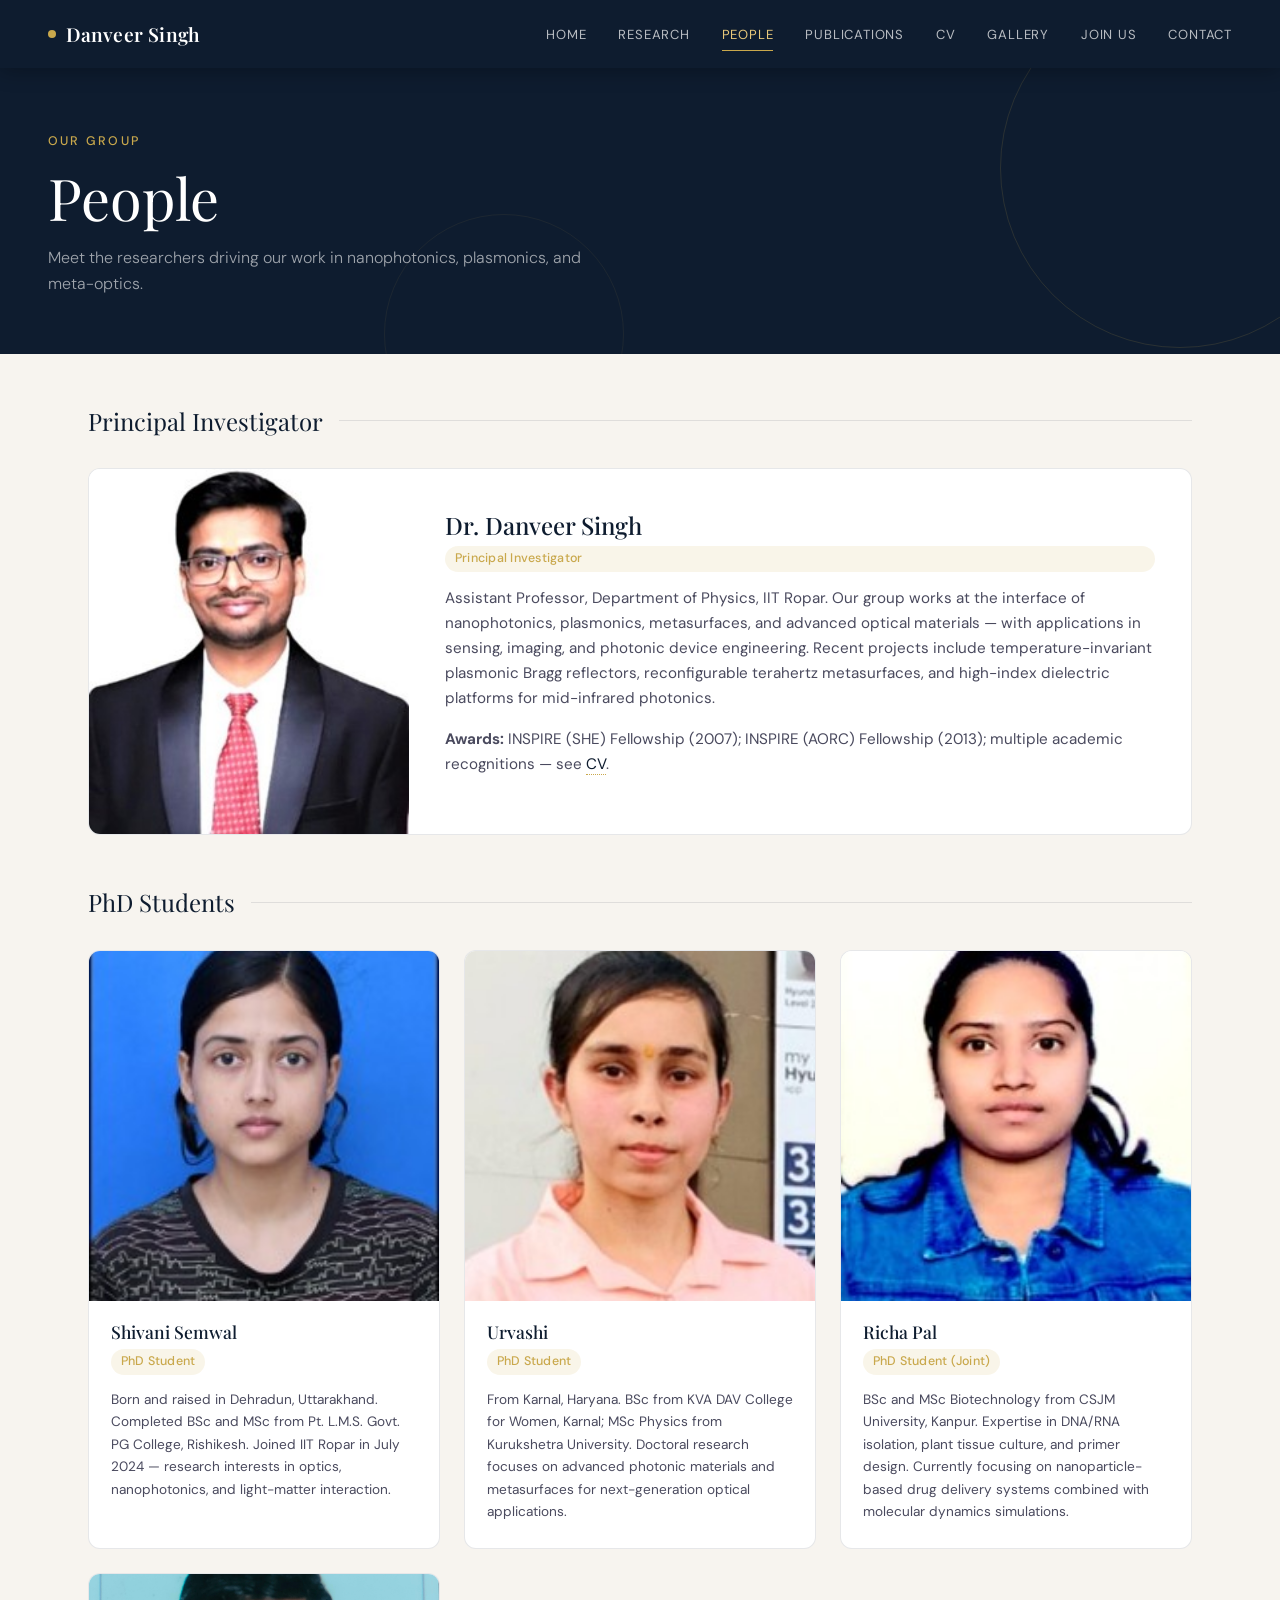
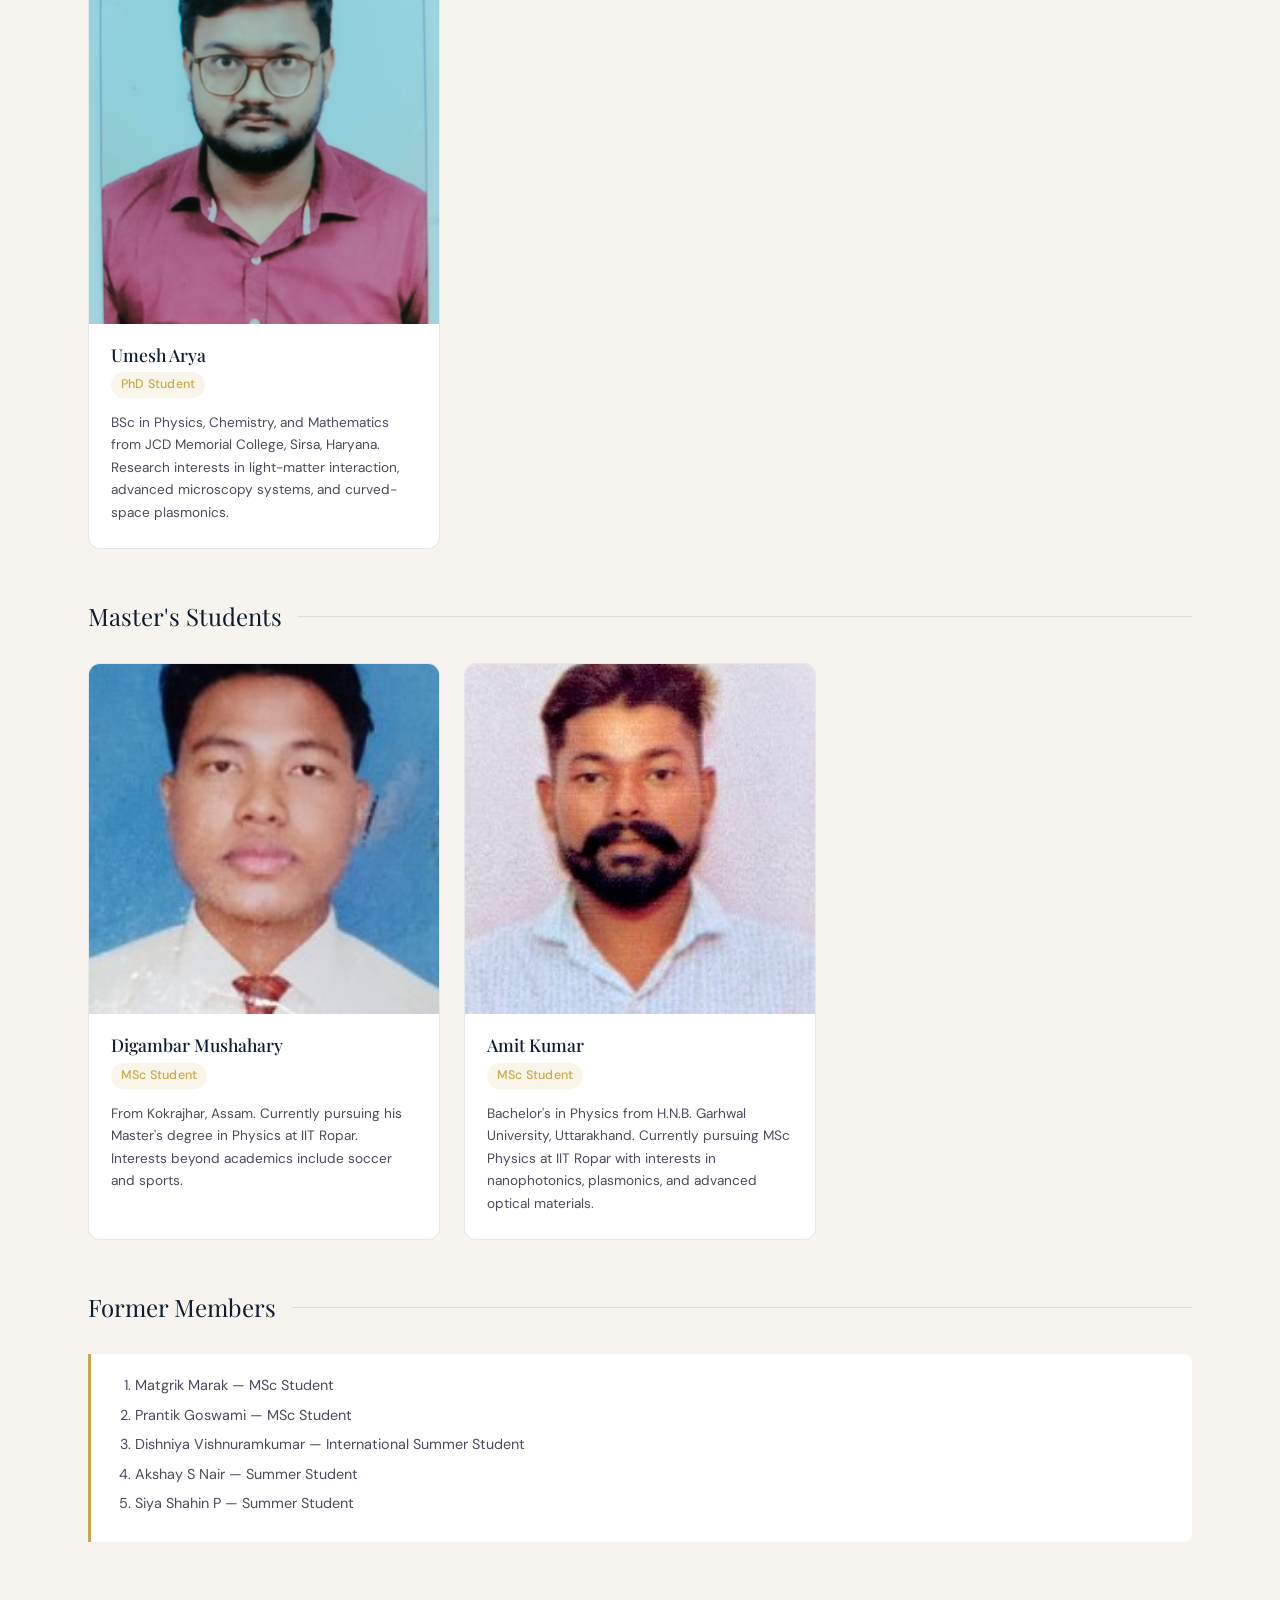
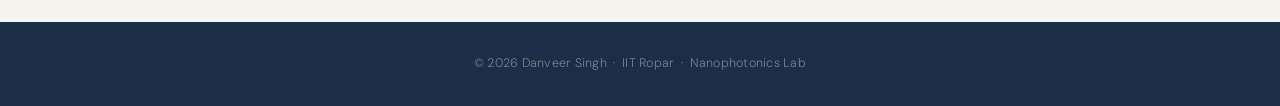
<file: people.html>
<!DOCTYPE html>
<html lang="en">
<head>
<meta charset="UTF-8">
<meta name="viewport" content="width=device-width, initial-scale=1.0">
<title>People — Danveer Singh</title>
<link href="https://fonts.googleapis.com/css2?family=Playfair+Display:wght@400;500;600&family=DM+Sans:wght@300;400;500&display=swap" rel="stylesheet">
<link rel="stylesheet" href="styles.css">
</head>
<body>

<nav>
  <a href="index.html" class="nav-brand">Danveer Singh</a>
  <button class="nav-toggle" onclick="document.querySelector('.nav-links').classList.toggle('open')">☰</button>
  <ul class="nav-links">
    <li><a href="index.html">Home</a></li>
    <li><a href="research.html">Research</a></li>
    <li><a href="people.html" class="active">People</a></li>
    <li><a href="publications.html">Publications</a></li>
    <li><a href="cv.html">CV</a></li>
    <li><a href="gallery.html">Gallery</a></li>
    <li><a href="join.html">Join Us</a></li>
    <li><a href="contact.html">Contact</a></li>
  </ul>
</nav>

<header class="page-header">
  <p class="header-eyebrow">Our Group</p>
  <h1>People</h1>
  <p class="subtitle">Meet the researchers driving our work in nanophotonics, plasmonics, and meta-optics.</p>
</header>

<main>

  <div class="section-label"><h2>Principal Investigator</h2></div>

  <div class="person-card lead">
    <div class="person-photo">
      <img src="danveer.jpg" alt="Dr. Danveer Singh">
    </div>
    <div class="person-info">
      <h3>Dr. Danveer Singh</h3>
      <span class="person-role">Principal Investigator</span>
      <p class="person-bio">Assistant Professor, Department of Physics, IIT Ropar. Our group works at the interface of nanophotonics, plasmonics, metasurfaces, and advanced optical materials — with applications in sensing, imaging, and photonic device engineering. Recent projects include temperature-invariant plasmonic Bragg reflectors, reconfigurable terahertz metasurfaces, and high-index dielectric platforms for mid-infrared photonics.</p>
      <p class="person-bio"><strong>Awards:</strong> INSPIRE (SHE) Fellowship (2007); INSPIRE (AORC) Fellowship (2013); multiple academic recognitions — see <a href="cv.html" style="color: var(--navy); border-bottom: 1px dotted var(--gold);">CV</a>.</p>
    </div>
  </div>

  <div class="section-label"><h2>PhD Students</h2></div>
  <div class="people-grid">

    <div class="person-card">
      <div class="person-photo">
        <img src="Shivani.jpg" alt="Shivani Semwal">
      </div>
      <div class="person-info">
        <h3>Shivani Semwal</h3>
        <span class="person-role">PhD Student</span>
        <p class="person-bio">Born and raised in Dehradun, Uttarakhand. Completed BSc and MSc from Pt. L.M.S. Govt. PG College, Rishikesh. Joined IIT Ropar in July 2024 — research interests in optics, nanophotonics, and light-matter interaction.</p>
      </div>
    </div>

    <div class="person-card">
      <div class="person-photo">
        <img src="Urvashi.jpg" alt="Urvashi">
      </div>
      <div class="person-info">
        <h3>Urvashi</h3>
        <span class="person-role">PhD Student</span>
        <p class="person-bio">From Karnal, Haryana. BSc from KVA DAV College for Women, Karnal; MSc Physics from Kurukshetra University. Doctoral research focuses on advanced photonic materials and metasurfaces for next-generation optical applications.</p>
      </div>
    </div>

    <div class="person-card">
      <div class="person-photo">
        <img src="Richa.jpg" alt="Richa Pal">
      </div>
      <div class="person-info">
        <h3>Richa Pal</h3>
        <span class="person-role">PhD Student (Joint)</span>
        <p class="person-bio">BSc and MSc Biotechnology from CSJM University, Kanpur. Expertise in DNA/RNA isolation, plant tissue culture, and primer design. Currently focusing on nanoparticle-based drug delivery systems combined with molecular dynamics simulations.</p>
      </div>
    </div>

    <div class="person-card">
      <div class="person-photo">
        <img src="Umesh.jpg" alt="Umesh Arya">
      </div>
      <div class="person-info">
        <h3>Umesh Arya</h3>
        <span class="person-role">PhD Student</span>
        <p class="person-bio">BSc in Physics, Chemistry, and Mathematics from JCD Memorial College, Sirsa, Haryana. Research interests in light-matter interaction, advanced microscopy systems, and curved-space plasmonics.</p>
      </div>
    </div>

  </div>

  <div class="section-label"><h2>Master's Students</h2></div>
  <div class="people-grid">

    <div class="person-card">
      <div class="person-photo">
        <img src="Digamber.jpg" alt="Digambar Mushahary">
      </div>
      <div class="person-info">
        <h3>Digambar Mushahary</h3>
        <span class="person-role">MSc Student</span>
        <p class="person-bio">From Kokrajhar, Assam. Currently pursuing his Master's degree in Physics at IIT Ropar. Interests beyond academics include soccer and sports.</p>
      </div>
    </div>

    <div class="person-card">
      <div class="person-photo">
        <img src="Amit.jpg" alt="Amit Kumar">
      </div>
      <div class="person-info">
        <h3>Amit Kumar</h3>
        <span class="person-role">MSc Student</span>
        <p class="person-bio">Bachelor's in Physics from H.N.B. Garhwal University, Uttarakhand. Currently pursuing MSc Physics at IIT Ropar with interests in nanophotonics, plasmonics, and advanced optical materials.</p>
      </div>
    </div>

  </div>

  <div class="section-label"><h2>Former Members</h2></div>
  <div class="former-list">
    <ol>
      <li>Matgrik Marak — MSc Student</li>
      <li>Prantik Goswami — MSc Student</li>
      <li>Dishniya Vishnuramkumar — International Summer Student</li>
      <li>Akshay S Nair — Summer Student</li>
      <li>Siya Shahin P — Summer Student</li>
    </ol>
  </div>

</main>

<footer>
  &copy; 2026 Danveer Singh &nbsp;·&nbsp; IIT Ropar &nbsp;·&nbsp; Nanophotonics Lab
</footer>

</body>
</html>
</file>
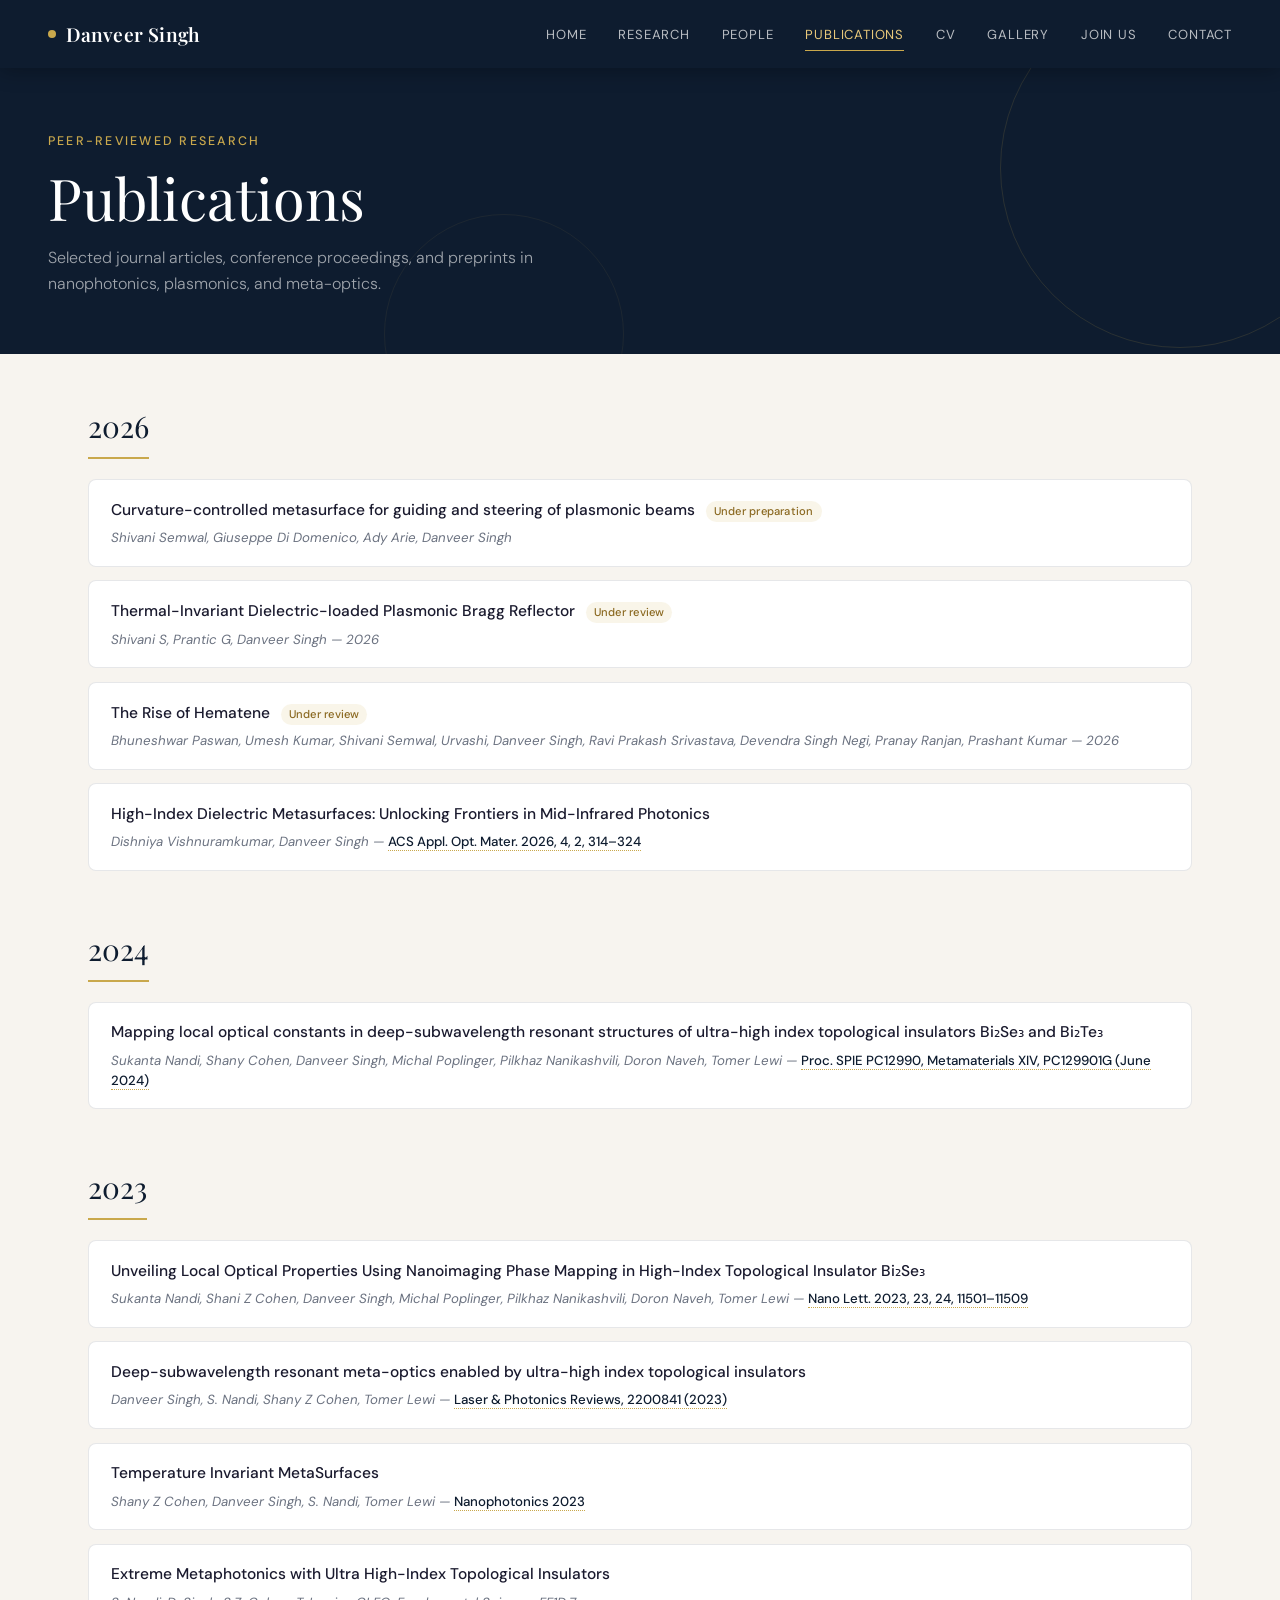
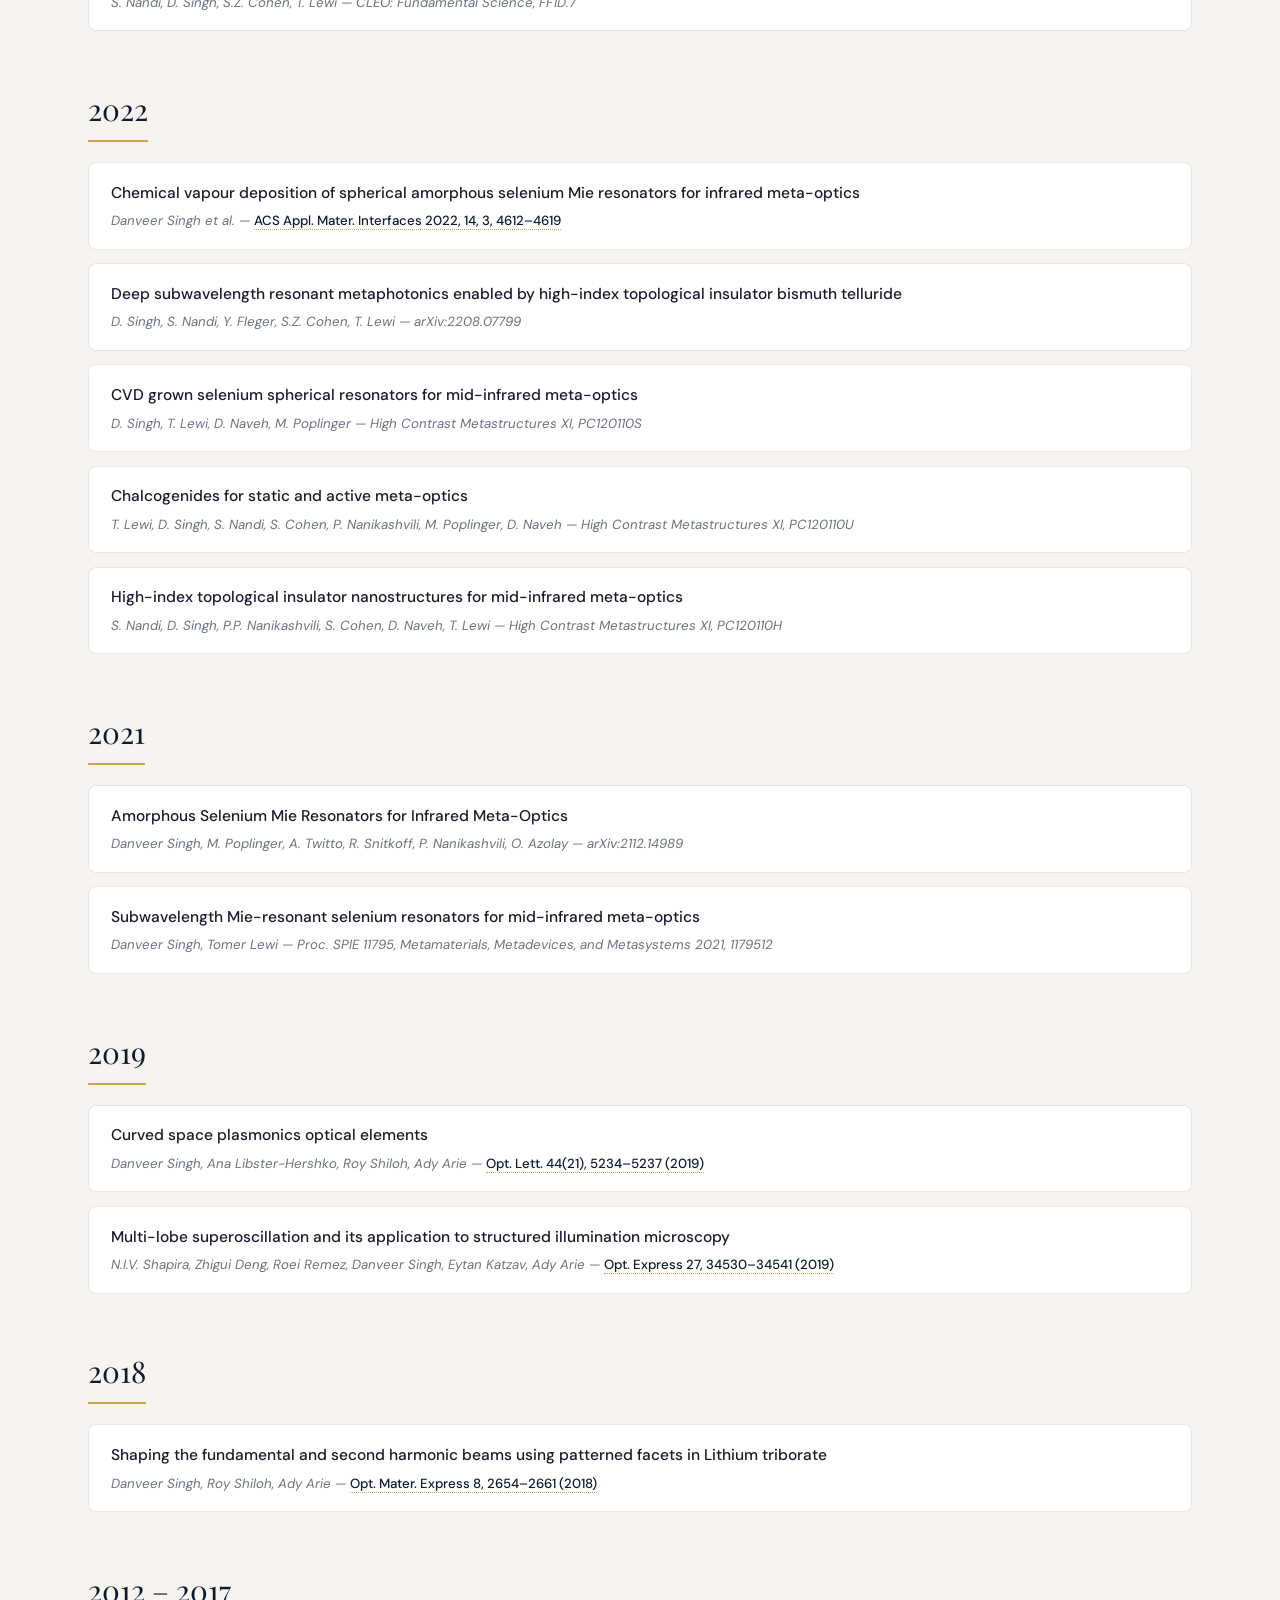
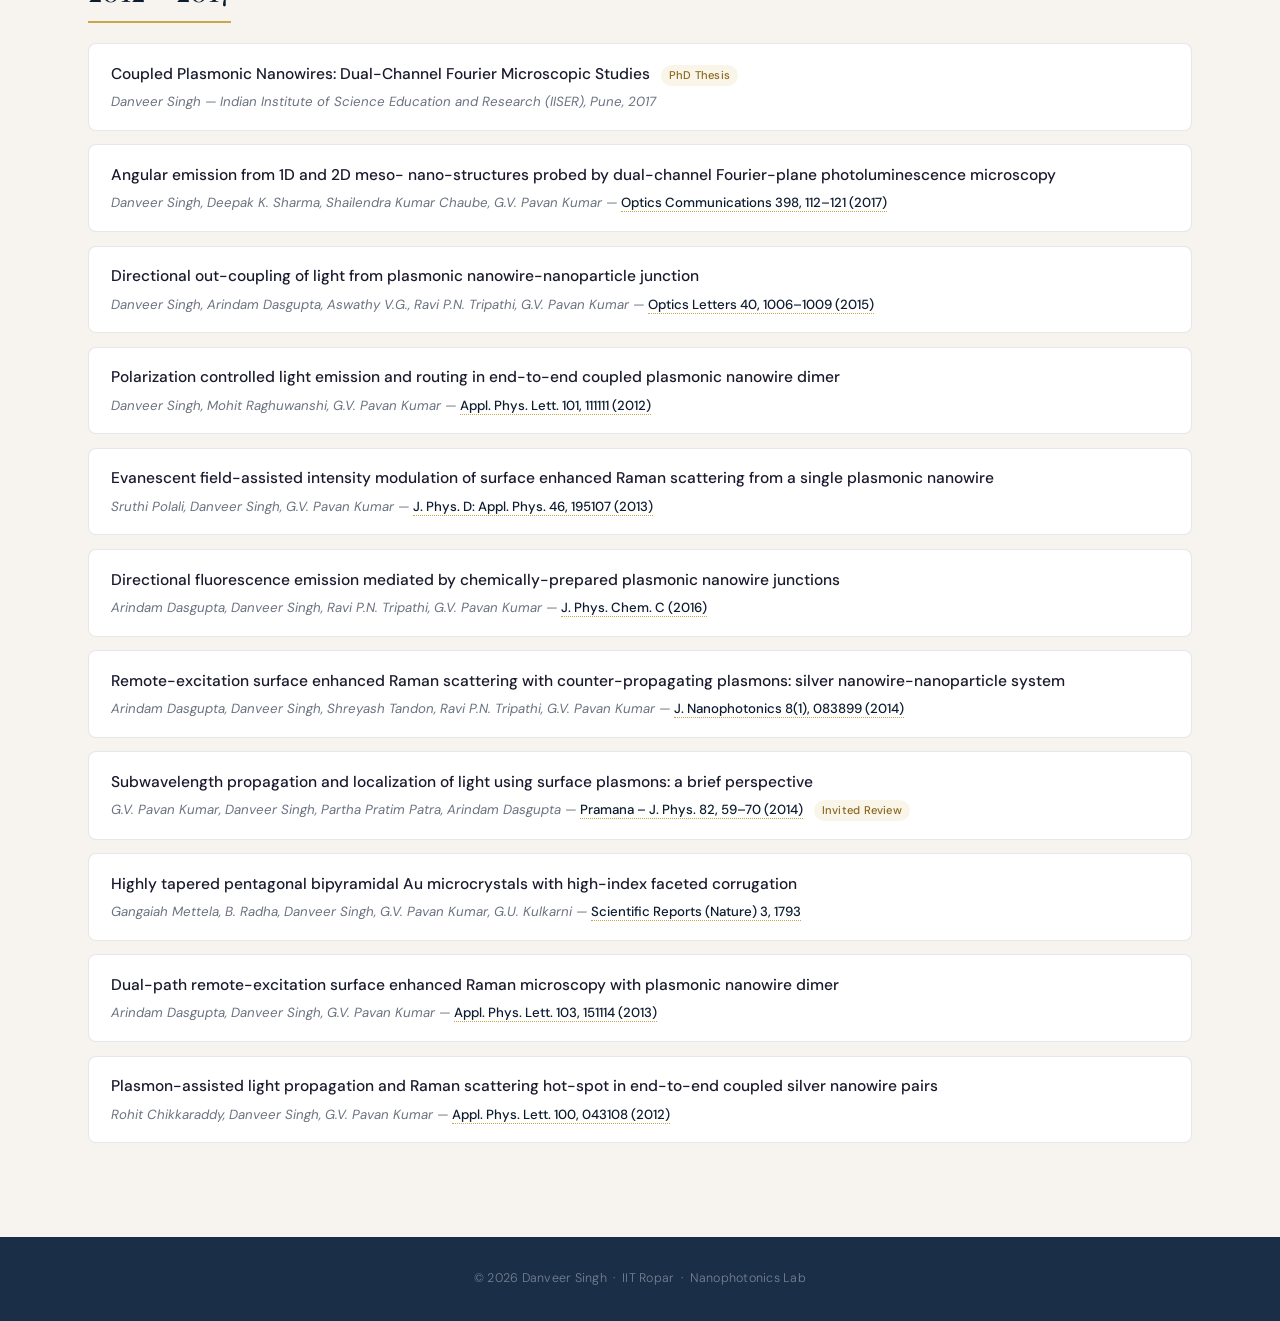
<file: publications.html>
<!DOCTYPE html>
<html lang="en">
<head>
<meta charset="UTF-8">
<meta name="viewport" content="width=device-width, initial-scale=1.0">
<title>Publications — Danveer Singh</title>
<link href="https://fonts.googleapis.com/css2?family=Playfair+Display:wght@400;500;600&family=DM+Sans:wght@300;400;500&display=swap" rel="stylesheet">
<link rel="stylesheet" href="styles.css">
</head>
<body>

<nav>
  <a href="index.html" class="nav-brand">Danveer Singh</a>
  <button class="nav-toggle" onclick="document.querySelector('.nav-links').classList.toggle('open')">☰</button>
  <ul class="nav-links">
    <li><a href="index.html">Home</a></li>
    <li><a href="research.html">Research</a></li>
    <li><a href="people.html">People</a></li>
    <li><a href="publications.html" class="active">Publications</a></li>
    <li><a href="cv.html">CV</a></li>
    <li><a href="gallery.html">Gallery</a></li>
    <li><a href="join.html">Join Us</a></li>
    <li><a href="contact.html">Contact</a></li>
  </ul>
</nav>

<header class="page-header">
  <p class="header-eyebrow">Peer-reviewed Research</p>
  <h1>Publications</h1>
  <p class="subtitle">Selected journal articles, conference proceedings, and preprints in nanophotonics, plasmonics, and meta-optics.</p>
</header>

<main>

  <h2 class="pub-year">2026</h2>
  <ul class="pub-list">
    <li class="pub-item">
      <p class="pub-title">Curvature-controlled metasurface for guiding and steering of plasmonic beams <span class="pub-status">Under preparation</span></p>
      <p class="pub-meta">Shivani Semwal, Giuseppe Di Domenico, Ady Arie, Danveer Singh</p>
    </li>
    <li class="pub-item">
      <p class="pub-title">Thermal-Invariant Dielectric-loaded Plasmonic Bragg Reflector <span class="pub-status">Under review</span></p>
      <p class="pub-meta">Shivani S, Prantic G, Danveer Singh — 2026</p>
    </li>
    <li class="pub-item">
      <p class="pub-title">The Rise of Hematene <span class="pub-status">Under review</span></p>
      <p class="pub-meta">Bhuneshwar Paswan, Umesh Kumar, Shivani Semwal, Urvashi, Danveer Singh, Ravi Prakash Srivastava, Devendra Singh Negi, Pranay Ranjan, Prashant Kumar — 2026</p>
    </li>
    <li class="pub-item">
      <p class="pub-title">High-Index Dielectric Metasurfaces: Unlocking Frontiers in Mid-Infrared Photonics</p>
      <p class="pub-meta">Dishniya Vishnuramkumar, Danveer Singh — <a href="https://pubs.acs.org/doi/full/10.1021/acsaom.5c00613" target="_blank">ACS Appl. Opt. Mater. 2026, 4, 2, 314–324</a></p>
    </li>
  </ul>

  <h2 class="pub-year">2024</h2>
  <ul class="pub-list">
    <li class="pub-item">
      <p class="pub-title">Mapping local optical constants in deep-subwavelength resonant structures of ultra-high index topological insulators Bi₂Se₃ and Bi₂Te₃</p>
      <p class="pub-meta">Sukanta Nandi, Shany Cohen, Danveer Singh, Michal Poplinger, Pilkhaz Nanikashvili, Doron Naveh, Tomer Lewi — <a href="https://www.spiedigitallibrary.org/conference-proceedings-of-spie/PC12990/PC129901G/Mapping-local-optical-constants-in-deep-subwavelength-resonant-structures-of/10.1117/12.3016085.short" target="_blank">Proc. SPIE PC12990, Metamaterials XIV, PC129901G (June 2024)</a></p>
    </li>
  </ul>

  <h2 class="pub-year">2023</h2>
  <ul class="pub-list">
    <li class="pub-item">
      <p class="pub-title">Unveiling Local Optical Properties Using Nanoimaging Phase Mapping in High-Index Topological Insulator Bi₂Se₃</p>
      <p class="pub-meta">Sukanta Nandi, Shani Z Cohen, Danveer Singh, Michal Poplinger, Pilkhaz Nanikashvili, Doron Naveh, Tomer Lewi — <a href="https://doi.org/10.1021/acs.nanolett.3c03128" target="_blank">Nano Lett. 2023, 23, 24, 11501–11509</a></p>
    </li>
    <li class="pub-item">
      <p class="pub-title">Deep-subwavelength resonant meta-optics enabled by ultra-high index topological insulators</p>
      <p class="pub-meta">Danveer Singh, S. Nandi, Shany Z Cohen, Tomer Lewi — <a href="https://doi.org/10.1002/lpor.202200841" target="_blank">Laser & Photonics Reviews, 2200841 (2023)</a></p>
    </li>
    <li class="pub-item">
      <p class="pub-title">Temperature Invariant MetaSurfaces</p>
      <p class="pub-meta">Shany Z Cohen, Danveer Singh, S. Nandi, Tomer Lewi — <a href="https://doi.org/10.1515/nanoph-2023-0075" target="_blank">Nanophotonics 2023</a></p>
    </li>
    <li class="pub-item">
      <p class="pub-title">Extreme Metaphotonics with Ultra High-Index Topological Insulators</p>
      <p class="pub-meta">S. Nandi, D. Singh, S.Z. Cohen, T. Lewi — CLEO: Fundamental Science, FF1D.7</p>
    </li>
  </ul>

  <h2 class="pub-year">2022</h2>
  <ul class="pub-list">
    <li class="pub-item">
      <p class="pub-title">Chemical vapour deposition of spherical amorphous selenium Mie resonators for infrared meta-optics</p>
      <p class="pub-meta">Danveer Singh et al. — <a href="https://pubs.acs.org/doi/10.1021/acsami.1c17812" target="_blank">ACS Appl. Mater. Interfaces 2022, 14, 3, 4612–4619</a></p>
    </li>
    <li class="pub-item">
      <p class="pub-title">Deep subwavelength resonant metaphotonics enabled by high-index topological insulator bismuth telluride</p>
      <p class="pub-meta">D. Singh, S. Nandi, Y. Fleger, S.Z. Cohen, T. Lewi — arXiv:2208.07799</p>
    </li>
    <li class="pub-item">
      <p class="pub-title">CVD grown selenium spherical resonators for mid-infrared meta-optics</p>
      <p class="pub-meta">D. Singh, T. Lewi, D. Naveh, M. Poplinger — High Contrast Metastructures XI, PC120110S</p>
    </li>
    <li class="pub-item">
      <p class="pub-title">Chalcogenides for static and active meta-optics</p>
      <p class="pub-meta">T. Lewi, D. Singh, S. Nandi, S. Cohen, P. Nanikashvili, M. Poplinger, D. Naveh — High Contrast Metastructures XI, PC120110U</p>
    </li>
    <li class="pub-item">
      <p class="pub-title">High-index topological insulator nanostructures for mid-infrared meta-optics</p>
      <p class="pub-meta">S. Nandi, D. Singh, P.P. Nanikashvili, S. Cohen, D. Naveh, T. Lewi — High Contrast Metastructures XI, PC120110H</p>
    </li>
  </ul>

  <h2 class="pub-year">2021</h2>
  <ul class="pub-list">
    <li class="pub-item">
      <p class="pub-title">Amorphous Selenium Mie Resonators for Infrared Meta-Optics</p>
      <p class="pub-meta">Danveer Singh, M. Poplinger, A. Twitto, R. Snitkoff, P. Nanikashvili, O. Azolay — arXiv:2112.14989</p>
    </li>
    <li class="pub-item">
      <p class="pub-title">Subwavelength Mie-resonant selenium resonators for mid-infrared meta-optics</p>
      <p class="pub-meta">Danveer Singh, Tomer Lewi — Proc. SPIE 11795, Metamaterials, Metadevices, and Metasystems 2021, 1179512</p>
    </li>
  </ul>

  <h2 class="pub-year">2019</h2>
  <ul class="pub-list">
    <li class="pub-item">
      <p class="pub-title">Curved space plasmonics optical elements</p>
      <p class="pub-meta">Danveer Singh, Ana Libster-Hershko, Roy Shiloh, Ady Arie — <a href="https://www.osapublishing.org/ol/abstract.cfm?uri=ol-44-21-5234" target="_blank">Opt. Lett. 44(21), 5234–5237 (2019)</a></p>
    </li>
    <li class="pub-item">
      <p class="pub-title">Multi-lobe superoscillation and its application to structured illumination microscopy</p>
      <p class="pub-meta">N.I.V. Shapira, Zhigui Deng, Roei Remez, Danveer Singh, Eytan Katzav, Ady Arie — <a href="https://www.osapublishing.org/oe/abstract.cfm?uri=oe-27-24-34530" target="_blank">Opt. Express 27, 34530–34541 (2019)</a></p>
    </li>
  </ul>

  <h2 class="pub-year">2018</h2>
  <ul class="pub-list">
    <li class="pub-item">
      <p class="pub-title">Shaping the fundamental and second harmonic beams using patterned facets in Lithium triborate</p>
      <p class="pub-meta">Danveer Singh, Roy Shiloh, Ady Arie — <a href="https://www.osapublishing.org/ome/abstract.cfm?uri=ome-8-9-2654" target="_blank">Opt. Mater. Express 8, 2654–2661 (2018)</a></p>
    </li>
  </ul>

  <h2 class="pub-year">2012 – 2017</h2>
  <ul class="pub-list">
    <li class="pub-item">
      <p class="pub-title">Coupled Plasmonic Nanowires: Dual-Channel Fourier Microscopic Studies <span class="pub-status">PhD Thesis</span></p>
      <p class="pub-meta">Danveer Singh — Indian Institute of Science Education and Research (IISER), Pune, 2017</p>
    </li>
    <li class="pub-item">
      <p class="pub-title">Angular emission from 1D and 2D meso- nano-structures probed by dual-channel Fourier-plane photoluminescence microscopy</p>
      <p class="pub-meta">Danveer Singh, Deepak K. Sharma, Shailendra Kumar Chaube, G.V. Pavan Kumar — <a href="http://www.sciencedirect.com/science/article/pii/S0030401817303176" target="_blank">Optics Communications 398, 112–121 (2017)</a></p>
    </li>
    <li class="pub-item">
      <p class="pub-title">Directional out-coupling of light from plasmonic nanowire-nanoparticle junction</p>
      <p class="pub-meta">Danveer Singh, Arindam Dasgupta, Aswathy V.G., Ravi P.N. Tripathi, G.V. Pavan Kumar — <a href="https://www.osapublishing.org/ol/abstract.cfm?uri=ol-40-6-1006" target="_blank">Optics Letters 40, 1006–1009 (2015)</a></p>
    </li>
    <li class="pub-item">
      <p class="pub-title">Polarization controlled light emission and routing in end-to-end coupled plasmonic nanowire dimer</p>
      <p class="pub-meta">Danveer Singh, Mohit Raghuwanshi, G.V. Pavan Kumar — <a href="http://scitation.aip.org/content/aip/journal/apl/101/11/10.1063/1.4752718" target="_blank">Appl. Phys. Lett. 101, 111111 (2012)</a></p>
    </li>
    <li class="pub-item">
      <p class="pub-title">Evanescent field-assisted intensity modulation of surface enhanced Raman scattering from a single plasmonic nanowire</p>
      <p class="pub-meta">Sruthi Polali, Danveer Singh, G.V. Pavan Kumar — <a href="http://iopscience.iop.org/article/10.1088/0022-3727/46/19/195107/meta" target="_blank">J. Phys. D: Appl. Phys. 46, 195107 (2013)</a></p>
    </li>
    <li class="pub-item">
      <p class="pub-title">Directional fluorescence emission mediated by chemically-prepared plasmonic nanowire junctions</p>
      <p class="pub-meta">Arindam Dasgupta, Danveer Singh, Ravi P.N. Tripathi, G.V. Pavan Kumar — <a href="http://pubs.acs.org/doi/abs/10.1021/acs.jpcc.6b04718" target="_blank">J. Phys. Chem. C (2016)</a></p>
    </li>
    <li class="pub-item">
      <p class="pub-title">Remote-excitation surface enhanced Raman scattering with counter-propagating plasmons: silver nanowire-nanoparticle system</p>
      <p class="pub-meta">Arindam Dasgupta, Danveer Singh, Shreyash Tandon, Ravi P.N. Tripathi, G.V. Pavan Kumar — <a href="http://spie.org/Publications/Journal/10.1117/1.JNP.8.083899" target="_blank">J. Nanophotonics 8(1), 083899 (2014)</a></p>
    </li>
    <li class="pub-item">
      <p class="pub-title">Subwavelength propagation and localization of light using surface plasmons: a brief perspective</p>
      <p class="pub-meta">G.V. Pavan Kumar, Danveer Singh, Partha Pratim Patra, Arindam Dasgupta — <a href="http://link.springer.com/article/10.1007/s12043-013-0643-z" target="_blank">Pramana – J. Phys. 82, 59–70 (2014)</a> <span class="pub-status">Invited Review</span></p>
    </li>
    <li class="pub-item">
      <p class="pub-title">Highly tapered pentagonal bipyramidal Au microcrystals with high-index faceted corrugation</p>
      <p class="pub-meta">Gangaiah Mettela, B. Radha, Danveer Singh, G.V. Pavan Kumar, G.U. Kulkarni — <a href="http://www.nature.com/articles/srep01793" target="_blank">Scientific Reports (Nature) 3, 1793</a></p>
    </li>
    <li class="pub-item">
      <p class="pub-title">Dual-path remote-excitation surface enhanced Raman microscopy with plasmonic nanowire dimer</p>
      <p class="pub-meta">Arindam Dasgupta, Danveer Singh, G.V. Pavan Kumar — <a href="http://aip.scitation.org/doi/full/10.1063/1.4824896" target="_blank">Appl. Phys. Lett. 103, 151114 (2013)</a></p>
    </li>
    <li class="pub-item">
      <p class="pub-title">Plasmon-assisted light propagation and Raman scattering hot-spot in end-to-end coupled silver nanowire pairs</p>
      <p class="pub-meta">Rohit Chikkaraddy, Danveer Singh, G.V. Pavan Kumar — <a href="http://scitation.aip.org/content/aip/journal/apl/100/4/10.1063/1.3679649" target="_blank">Appl. Phys. Lett. 100, 043108 (2012)</a></p>
    </li>
  </ul>

</main>

<footer>
  &copy; 2026 Danveer Singh &nbsp;·&nbsp; IIT Ropar &nbsp;·&nbsp; Nanophotonics Lab
</footer>

</body>
</html>
</file>
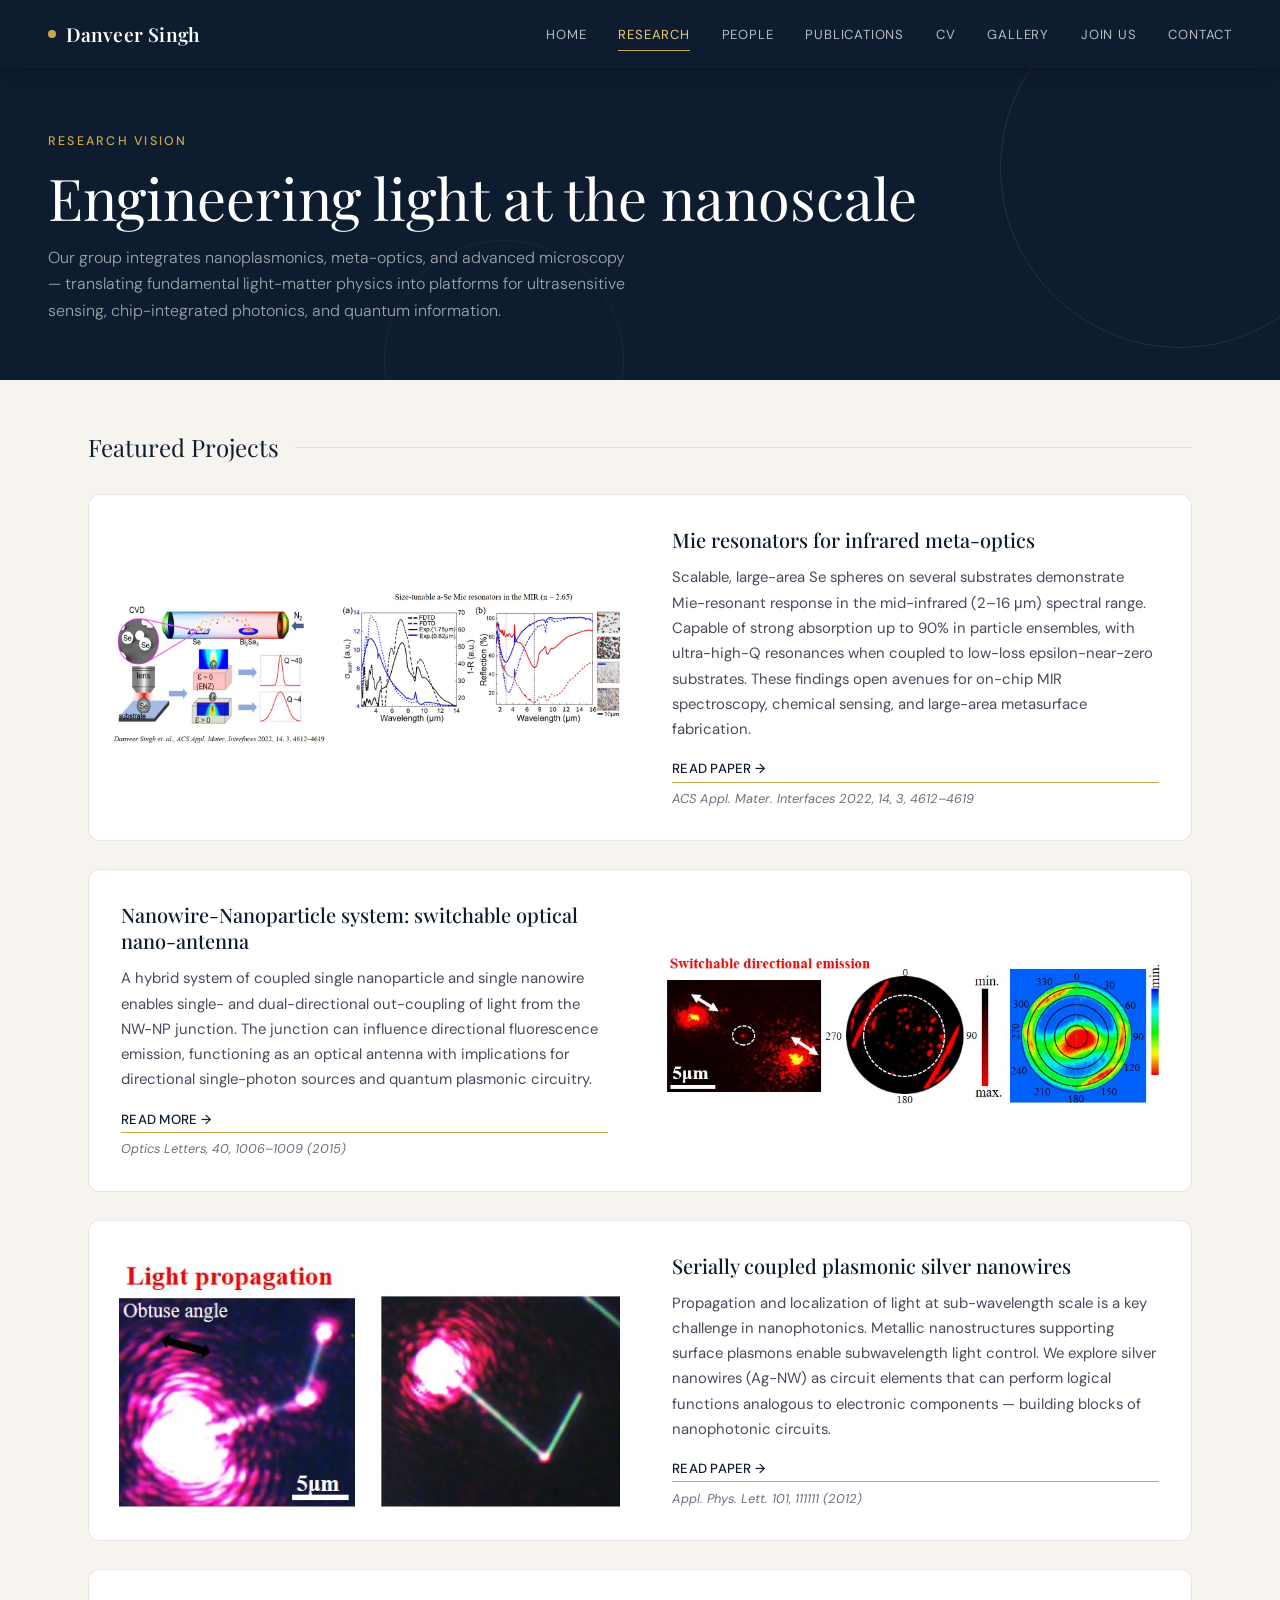
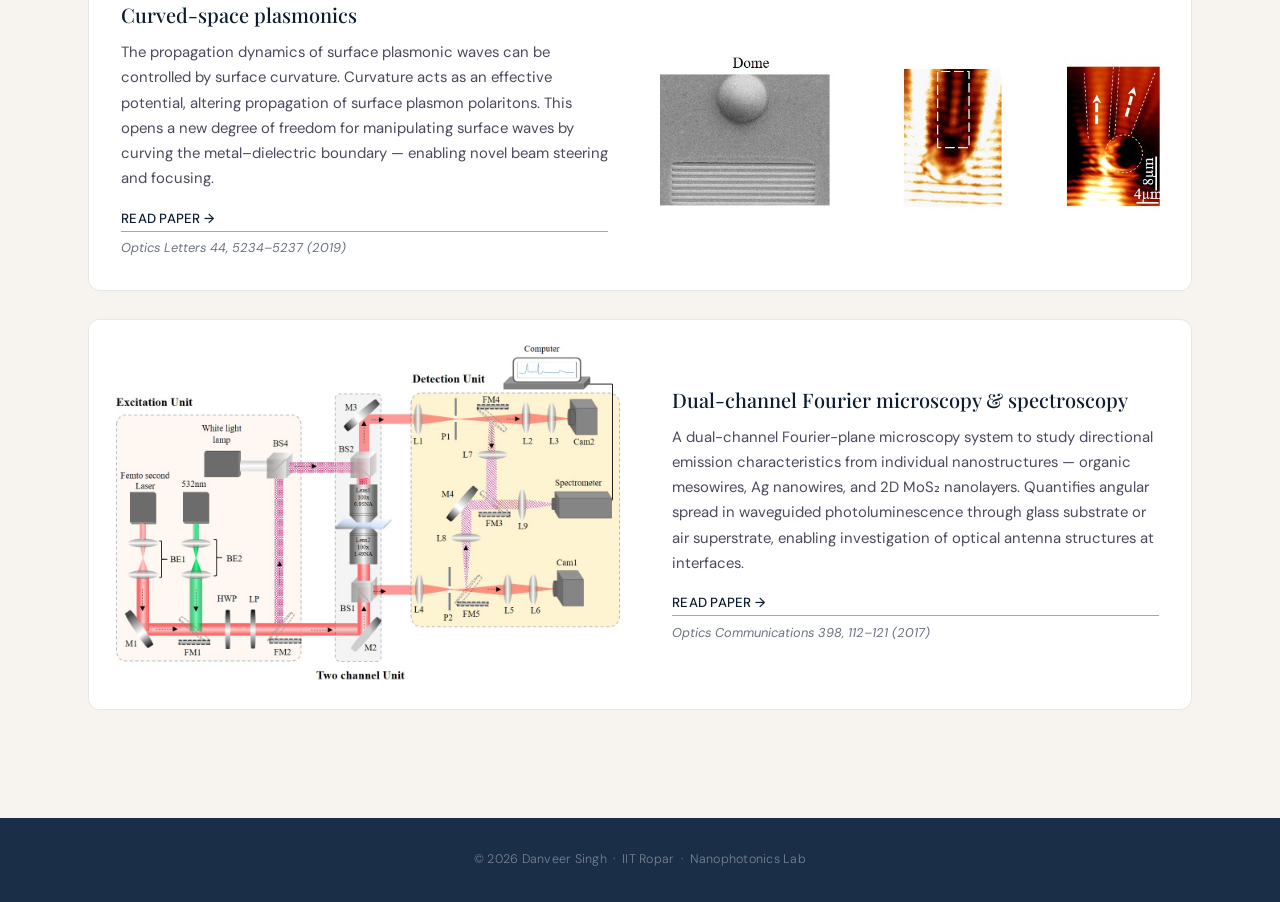
<file: research.html>
<!DOCTYPE html>
<html lang="en">
<head>
<meta charset="UTF-8">
<meta name="viewport" content="width=device-width, initial-scale=1.0">
<title>Research — Danveer Singh</title>
<link href="https://fonts.googleapis.com/css2?family=Playfair+Display:wght@400;500;600&family=DM+Sans:wght@300;400;500&display=swap" rel="stylesheet">
<link rel="stylesheet" href="styles.css">
</head>
<body>

<nav>
  <a href="index.html" class="nav-brand">Danveer Singh</a>
  <button class="nav-toggle" onclick="document.querySelector('.nav-links').classList.toggle('open')">☰</button>
  <ul class="nav-links">
    <li><a href="index.html">Home</a></li>
    <li><a href="research.html" class="active">Research</a></li>
    <li><a href="people.html">People</a></li>
    <li><a href="publications.html">Publications</a></li>
    <li><a href="cv.html">CV</a></li>
    <li><a href="gallery.html">Gallery</a></li>
    <li><a href="join.html">Join Us</a></li>
    <li><a href="contact.html">Contact</a></li>
  </ul>
</nav>

<header class="page-header">
  <p class="header-eyebrow">Research Vision</p>
  <h1>Engineering light at the nanoscale</h1>
  <p class="subtitle">Our group integrates nanoplasmonics, meta-optics, and advanced microscopy — translating fundamental light-matter physics into platforms for ultrasensitive sensing, chip-integrated photonics, and quantum information.</p>
</header>

<main>

  <div class="section-label"><h2>Featured Projects</h2></div>

  <article class="research-item">
    <div class="ri-image">
      <img src="Research-Mie.jpg" alt="Mie resonators">
    </div>
    <div class="ri-content">
      <h3>Mie resonators for infrared meta-optics</h3>
      <p>Scalable, large-area Se spheres on several substrates demonstrate Mie-resonant response in the mid-infrared (2–16 μm) spectral range. Capable of strong absorption up to 90% in particle ensembles, with ultra-high-Q resonances when coupled to low-loss epsilon-near-zero substrates. These findings open avenues for on-chip MIR spectroscopy, chemical sensing, and large-area metasurface fabrication.</p>
      <a href="https://pubs.acs.org/doi/10.1021/acsami.1c17812" class="ri-link" target="_blank">Read paper →</a>
      <span class="ri-cite">ACS Appl. Mater. Interfaces 2022, 14, 3, 4612–4619</span>
    </div>
  </article>

  <article class="research-item reverse">
    <div class="ri-content">
      <h3>Nanowire-Nanoparticle system: switchable optical nano-antenna</h3>
      <p>A hybrid system of coupled single nanoparticle and single nanowire enables single- and dual-directional out-coupling of light from the NW-NP junction. The junction can influence directional fluorescence emission, functioning as an optical antenna with implications for directional single-photon sources and quantum plasmonic circuitry.</p>
      <a href="research/plasmonic-nanowire-nanoparticle.html" class="ri-link">Read more →</a>
      <span class="ri-cite">Optics Letters, 40, 1006–1009 (2015)</span>
    </div>
    <div class="ri-image">
      <img src="Research-NanowireNP.jpg" alt="Nanowire nanoparticle system">
    </div>
  </article>

  <article class="research-item">
    <div class="ri-image">
      <img src="Research-CoupledNW.jpg" alt="Plasmonic beam splitter">
    </div>
    <div class="ri-content">
      <h3>Serially coupled plasmonic silver nanowires</h3>
      <p>Propagation and localization of light at sub-wavelength scale is a key challenge in nanophotonics. Metallic nanostructures supporting surface plasmons enable subwavelength light control. We explore silver nanowires (Ag-NW) as circuit elements that can perform logical functions analogous to electronic components — building blocks of nanophotonic circuits.</p>
      <a href="https://aip.scitation.org/doi/full/10.1063/1.4752718" class="ri-link" target="_blank">Read paper →</a>
      <span class="ri-cite">Appl. Phys. Lett. 101, 111111 (2012)</span>
    </div>
  </article>

  <article class="research-item reverse">
    <div class="ri-content">
      <h3>Curved-space plasmonics</h3>
      <p>The propagation dynamics of surface plasmonic waves can be controlled by surface curvature. Curvature acts as an effective potential, altering propagation of surface plasmon polaritons. This opens a new degree of freedom for manipulating surface waves by curving the metal–dielectric boundary — enabling novel beam steering and focusing.</p>
      <a href="https://opg.optica.org/ol/fulltext.cfm?uri=ol-44-21-5234&id=422454" class="ri-link" target="_blank">Read paper →</a>
      <span class="ri-cite">Optics Letters 44, 5234–5237 (2019)</span>
    </div>
    <div class="ri-image">
      <img src="Research-Curved.jpg" alt="Curved space plasmonics">
    </div>
  </article>

  <article class="research-item">
    <div class="ri-image">
      <img src="Research-Fourier.jpg" alt="Dual channel Fourier microscopy">
    </div>
    <div class="ri-content">
      <h3>Dual-channel Fourier microscopy & spectroscopy</h3>
      <p>A dual-channel Fourier-plane microscopy system to study directional emission characteristics from individual nanostructures — organic mesowires, Ag nanowires, and 2D MoS₂ nanolayers. Quantifies angular spread in waveguided photoluminescence through glass substrate or air superstrate, enabling investigation of optical antenna structures at interfaces.</p>
      <a href="https://www.sciencedirect.com/science/article/pii/S0030401817303176" class="ri-link" target="_blank">Read paper →</a>
      <span class="ri-cite">Optics Communications 398, 112–121 (2017)</span>
    </div>
  </article>

</main>

<footer>
  &copy; 2026 Danveer Singh &nbsp;·&nbsp; IIT Ropar &nbsp;·&nbsp; Nanophotonics Lab
</footer>

</body>
</html>
</file>
<file: styles.css>
/* ============================================================
   DANVEER SINGH — Personal Academic Website
   Theme: Navy + Gold (Academic / Elegant)
   ============================================================ */

*, *::before, *::after { box-sizing: border-box; margin: 0; padding: 0; }

:root {
  --navy: #0e1c2f;
  --navy-mid: #1a2e48;
  --navy-light: #2a4666;
  --gold: #c9a84c;
  --gold-light: #e8c87a;
  --gold-soft: rgba(201, 168, 76, 0.12);
  --cream: #f7f4ef;
  --paper: #ffffff;
  --text: #1a1a2e;
  --text-soft: #4a4a5e;
  --muted: #6b7280;
  --border: rgba(14, 28, 47, 0.1);
  --border-strong: rgba(14, 28, 47, 0.2);
  --shadow-sm: 0 1px 3px rgba(0,0,0,0.06), 0 4px 16px rgba(0,0,0,0.04);
  --shadow-md: 0 4px 14px rgba(14,28,47,0.08), 0 12px 32px rgba(14,28,47,0.06);
  --shadow-lg: 0 8px 32px rgba(14,28,47,0.14);
}

html { scroll-behavior: smooth; }

body {
  font-family: 'DM Sans', -apple-system, BlinkMacSystemFont, sans-serif;
  background: var(--cream);
  color: var(--text);
  min-height: 100vh;
  line-height: 1.6;
  -webkit-font-smoothing: antialiased;
}

a { color: var(--navy); text-decoration: none; transition: color 0.2s; }
a:hover { color: var(--gold); }

img { max-width: 100%; height: auto; display: block; }

/* ============== NAVIGATION ============== */
nav {
  background: var(--navy);
  padding: 0 3rem;
  display: flex;
  align-items: center;
  justify-content: space-between;
  height: 68px;
  position: sticky;
  top: 0;
  z-index: 100;
  box-shadow: 0 2px 20px rgba(0,0,0,0.3);
}

.nav-brand {
  color: white;
  font-family: 'Playfair Display', serif;
  font-size: 1.2rem;
  font-weight: 600;
  letter-spacing: 0.01em;
  text-decoration: none;
  display: flex;
  align-items: center;
  gap: 0.6rem;
}

.nav-brand::before {
  content: '';
  width: 8px;
  height: 8px;
  border-radius: 50%;
  background: var(--gold);
}

.nav-brand:hover { color: white; }

.nav-links {
  display: flex;
  gap: 2rem;
  list-style: none;
  align-items: center;
}

.nav-links a {
  color: rgba(255, 255, 255, 0.7);
  text-decoration: none;
  font-size: 0.82rem;
  font-weight: 400;
  letter-spacing: 0.06em;
  text-transform: uppercase;
  transition: color 0.2s;
  position: relative;
  padding: 0.25rem 0;
}

.nav-links a::after {
  content: '';
  position: absolute;
  bottom: -4px;
  left: 0;
  width: 0;
  height: 1px;
  background: var(--gold);
  transition: width 0.3s ease;
}

.nav-links a:hover,
.nav-links a.active {
  color: var(--gold-light);
}

.nav-links a.active::after,
.nav-links a:hover::after {
  width: 100%;
}

.nav-toggle {
  display: none;
  background: none;
  border: none;
  color: white;
  font-size: 1.5rem;
  cursor: pointer;
}

/* ============== HEADER ============== */
.page-header {
  background: var(--navy);
  padding: 4rem 3rem 3.5rem;
  position: relative;
  overflow: hidden;
}

.page-header::before {
  content: '';
  position: absolute;
  top: -80px;
  right: -80px;
  width: 360px;
  height: 360px;
  border-radius: 50%;
  border: 1px solid rgba(201, 168, 76, 0.15);
  pointer-events: none;
}

.page-header::after {
  content: '';
  position: absolute;
  bottom: -100px;
  left: 30%;
  width: 240px;
  height: 240px;
  border-radius: 50%;
  border: 1px solid rgba(201, 168, 76, 0.08);
  pointer-events: none;
}

.header-eyebrow {
  color: var(--gold);
  font-size: 0.78rem;
  letter-spacing: 0.18em;
  text-transform: uppercase;
  font-weight: 500;
  margin-bottom: 0.85rem;
  position: relative;
  z-index: 1;
}

.page-header h1 {
  font-family: 'Playfair Display', serif;
  font-size: clamp(2.2rem, 5vw, 3.6rem);
  color: white;
  font-weight: 400;
  line-height: 1.1;
  margin-bottom: 1rem;
  position: relative;
  z-index: 1;
}

.page-header p.subtitle {
  color: rgba(255, 255, 255, 0.6);
  font-size: 1rem;
  font-weight: 300;
  max-width: 580px;
  line-height: 1.65;
  position: relative;
  z-index: 1;
}

/* ============== MAIN LAYOUT ============== */
main {
  max-width: 1200px;
  margin: 0 auto;
  padding: 3rem 3rem 5rem;
}

.section-label {
  display: flex;
  align-items: center;
  gap: 1rem;
  margin-bottom: 1.75rem;
  margin-top: 3rem;
}

.section-label:first-child { margin-top: 0; }

.section-label h2 {
  font-family: 'Playfair Display', serif;
  font-size: 1.5rem;
  font-weight: 400;
  color: var(--navy);
  white-space: nowrap;
}

.section-label::after {
  content: '';
  flex: 1;
  height: 1px;
  background: var(--border);
}

/* ============== PROSE CONTENT ============== */
.prose p {
  font-size: 1rem;
  line-height: 1.75;
  color: var(--text-soft);
  margin-bottom: 1.25rem;
}

.prose p strong { color: var(--text); font-weight: 500; }

.prose a {
  color: var(--navy);
  border-bottom: 1px solid var(--gold);
  padding-bottom: 1px;
  transition: all 0.2s;
}

.prose a:hover {
  color: var(--gold);
  border-bottom-color: var(--gold);
}

.prose ul {
  list-style: none;
  padding-left: 0;
  margin-bottom: 1.5rem;
}

.prose ul li {
  position: relative;
  padding-left: 1.5rem;
  margin-bottom: 0.6rem;
  color: var(--text-soft);
  line-height: 1.65;
}

.prose ul li::before {
  content: '';
  position: absolute;
  left: 0;
  top: 0.65rem;
  width: 6px;
  height: 6px;
  background: var(--gold);
  border-radius: 50%;
}

/* ============== HOME / HERO ============== */
.hero {
  background: var(--navy);
  padding: 5rem 3rem 4rem;
  position: relative;
  overflow: hidden;
}

.hero-grid {
  max-width: 1200px;
  margin: 0 auto;
  display: grid;
  grid-template-columns: 1.4fr 1fr;
  gap: 4rem;
  align-items: center;
  position: relative;
  z-index: 1;
}

.hero h1 {
  font-family: 'Playfair Display', serif;
  font-size: clamp(2.5rem, 5.5vw, 4.2rem);
  font-weight: 400;
  color: white;
  line-height: 1.05;
  margin-bottom: 1.25rem;
  letter-spacing: -0.01em;
}

.hero h1 .accent {
  color: var(--gold);
  font-style: italic;
}

.hero p.lead {
  color: rgba(255, 255, 255, 0.65);
  font-size: 1.1rem;
  line-height: 1.7;
  font-weight: 300;
  margin-bottom: 2rem;
}

.hero-cta {
  display: flex;
  gap: 1rem;
  flex-wrap: wrap;
}

.btn {
  display: inline-flex;
  align-items: center;
  gap: 0.5rem;
  padding: 0.85rem 1.6rem;
  border-radius: 6px;
  font-size: 0.88rem;
  font-weight: 500;
  letter-spacing: 0.02em;
  text-decoration: none;
  transition: all 0.2s;
  border: 1px solid transparent;
  cursor: pointer;
}

.btn-primary {
  background: var(--gold);
  color: var(--navy);
}

.btn-primary:hover {
  background: var(--gold-light);
  color: var(--navy);
  transform: translateY(-2px);
}

.btn-ghost {
  background: transparent;
  color: rgba(255, 255, 255, 0.85);
  border-color: rgba(255, 255, 255, 0.2);
}

.btn-ghost:hover {
  border-color: var(--gold);
  color: var(--gold-light);
}

.hero-image {
  position: relative;
  border-radius: 12px;
  overflow: hidden;
  aspect-ratio: 4/5;
  box-shadow: 0 20px 60px rgba(0,0,0,0.4);
  border: 1px solid rgba(201, 168, 76, 0.3);
}

.hero-image::before {
  content: '';
  position: absolute;
  inset: 0;
  background: linear-gradient(135deg, transparent 0%, rgba(14,28,47,0.4) 100%);
  z-index: 1;
}

.hero-image img {
  width: 100%;
  height: 100%;
  object-fit: cover;
}

.hero::before {
  content: '';
  position: absolute;
  top: -100px;
  right: -100px;
  width: 400px;
  height: 400px;
  border-radius: 50%;
  border: 1px solid rgba(201, 168, 76, 0.12);
  pointer-events: none;
}

.hero::after {
  content: '';
  position: absolute;
  bottom: -120px;
  left: 20%;
  width: 280px;
  height: 280px;
  border-radius: 50%;
  border: 1px solid rgba(201, 168, 76, 0.08);
  pointer-events: none;
}

/* ============== RESEARCH AREAS GRID ============== */
.research-grid {
  display: grid;
  grid-template-columns: repeat(auto-fit, minmax(240px, 1fr));
  gap: 1.25rem;
  margin: 2rem 0;
}

.research-card {
  background: var(--paper);
  padding: 0;
  border-radius: 10px;
  border: 1px solid var(--border);
  transition: transform 0.3s, box-shadow 0.3s, border-color 0.3s;
  position: relative;
  overflow: hidden;
  display: flex;
  flex-direction: column;
}

.research-card:hover {
  transform: translateY(-4px);
  box-shadow: var(--shadow-md);
  border-color: var(--gold);
}

.research-card .card-num {
  font-family: 'Playfair Display', serif;
  font-size: 1.2rem;
  color: var(--gold);
  font-style: italic;
  margin: 1.25rem 1.5rem 0.4rem;
}

.research-card h3 {
  font-family: 'Playfair Display', serif;
  font-size: 1.05rem;
  color: var(--navy);
  font-weight: 500;
  line-height: 1.3;
  margin: 0 1.5rem 1rem;
}

.research-card .card-illustration {
  background: linear-gradient(135deg, #f4f1eb 0%, #ebe4d4 100%);
  padding: 0.85rem;
  border-top: 1px solid var(--border);
  display: flex;
  align-items: center;
  justify-content: center;
  min-height: 175px;
  margin-top: auto;
  transition: background 0.3s ease;
}

.research-card:hover .card-illustration {
  background: linear-gradient(135deg, #ebe4d4 0%, #e0d5b8 100%);
}

.research-card .card-illustration svg {
  width: 100%;
  max-width: 240px;
  height: auto;
  display: block;
}

/* ============== RESEARCH ITEMS (long form) ============== */
.research-item {
  background: var(--paper);
  border-radius: 12px;
  border: 1px solid var(--border);
  overflow: hidden;
  margin-bottom: 1.75rem;
  display: grid;
  grid-template-columns: 1fr 1fr;
  transition: box-shadow 0.3s;
  align-items: stretch;
}

.research-item:hover { box-shadow: var(--shadow-md); }

.research-item.reverse { grid-template-columns: 1fr 1fr; }

.research-item .ri-image {
  background: #ffffff;
  position: relative;
  overflow: hidden;
  display: flex;
  align-items: center;
  justify-content: center;
  padding: 1.25rem;
}

.research-item .ri-image img {
  max-width: 100%;
  max-height: 100%;
  width: 100%;
  height: auto;
  object-fit: contain;
}

.research-item .ri-content {
  padding: 2rem 2rem;
  display: flex;
  flex-direction: column;
  justify-content: center;
}

.research-item h3 {
  font-family: 'Playfair Display', serif;
  font-size: 1.25rem;
  color: var(--navy);
  font-weight: 500;
  margin-bottom: 0.75rem;
  line-height: 1.3;
}

.research-item p {
  color: var(--text-soft);
  font-size: 0.93rem;
  line-height: 1.7;
  margin-bottom: 1rem;
}

.research-item .ri-link {
  display: inline-flex;
  align-items: center;
  gap: 0.4rem;
  font-size: 0.83rem;
  color: var(--navy);
  font-weight: 500;
  letter-spacing: 0.02em;
  text-transform: uppercase;
  border-bottom: 1px solid var(--gold);
  padding-bottom: 2px;
  transition: all 0.2s;
}

.research-item .ri-link:hover {
  color: var(--gold);
}

.research-item .ri-cite {
  display: block;
  font-size: 0.8rem;
  color: var(--muted);
  margin-top: 0.4rem;
  font-style: italic;
  line-height: 1.5;
}

/* ============== PEOPLE GRID ============== */
.people-grid {
  display: grid;
  grid-template-columns: repeat(auto-fill, minmax(280px, 1fr));
  gap: 1.5rem;
}

.person-card {
  background: var(--paper);
  border-radius: 12px;
  border: 1px solid var(--border);
  overflow: hidden;
  transition: transform 0.3s, box-shadow 0.3s;
}

.person-card:hover {
  transform: translateY(-4px);
  box-shadow: var(--shadow-md);
}

.person-photo {
  aspect-ratio: 1/1;
  background: #dde3ea;
  position: relative;
  overflow: hidden;
}

.person-photo img {
  width: 100%;
  height: 100%;
  object-fit: cover;
}

.person-info {
  padding: 1.25rem 1.35rem 1.5rem;
}

.person-info h3 {
  font-family: 'Playfair Display', serif;
  font-size: 1.1rem;
  color: var(--navy);
  font-weight: 500;
  margin-bottom: 0.25rem;
  line-height: 1.3;
}

.person-role {
  font-size: 0.78rem;
  color: var(--gold);
  background: var(--gold-soft);
  padding: 3px 10px;
  border-radius: 99px;
  display: inline-block;
  font-weight: 500;
  letter-spacing: 0.02em;
  margin-bottom: 0.85rem;
}

.person-bio {
  font-size: 0.85rem;
  color: var(--text-soft);
  line-height: 1.65;
}

.person-card.lead {
  grid-column: 1 / -1;
  display: grid;
  grid-template-columns: 320px 1fr;
}

.person-card.lead .person-photo {
  aspect-ratio: auto;
  height: 100%;
}

.person-card.lead .person-info {
  padding: 2rem 2.25rem;
  display: flex;
  flex-direction: column;
  justify-content: center;
}

.person-card.lead h3 {
  font-size: 1.5rem;
  margin-bottom: 0.3rem;
}

.person-card.lead .person-bio {
  font-size: 0.95rem;
  margin-bottom: 1rem;
}

.former-list {
  background: var(--paper);
  border-left: 3px solid var(--gold);
  padding: 1.25rem 1.5rem;
  border-radius: 0 8px 8px 0;
  margin-top: 1rem;
}

.former-list ol {
  padding-left: 1.25rem;
  color: var(--text-soft);
  font-size: 0.9rem;
}

.former-list ol li { margin-bottom: 0.4rem; }

/* ============== PUBLICATIONS ============== */
.pub-year {
  font-family: 'Playfair Display', serif;
  font-size: 1.85rem;
  color: var(--navy);
  font-weight: 400;
  margin: 2.5rem 0 1.25rem;
  padding-bottom: 0.5rem;
  border-bottom: 2px solid var(--gold);
  display: inline-block;
}

.pub-year:first-of-type { margin-top: 0; }

.pub-list {
  list-style: none;
  padding: 0;
}

.pub-item {
  background: var(--paper);
  border: 1px solid var(--border);
  border-radius: 8px;
  padding: 1.1rem 1.4rem;
  margin-bottom: 0.85rem;
  transition: box-shadow 0.2s, border-color 0.2s, transform 0.2s;
  position: relative;
}

.pub-item:hover {
  border-color: var(--gold);
  box-shadow: var(--shadow-sm);
  transform: translateX(4px);
}

.pub-item .pub-title {
  font-size: 0.97rem;
  color: var(--text);
  line-height: 1.55;
  font-weight: 500;
  margin-bottom: 0.4rem;
}

.pub-item .pub-meta {
  font-size: 0.83rem;
  color: var(--muted);
  font-style: italic;
  line-height: 1.5;
}

.pub-item .pub-meta a {
  color: var(--navy);
  border-bottom: 1px dotted var(--gold);
  font-style: normal;
  font-weight: 500;
}

.pub-item .pub-meta a:hover { color: var(--gold); }

.pub-item .pub-status {
  display: inline-block;
  font-size: 0.7rem;
  background: var(--gold-soft);
  color: #8a6820;
  padding: 2px 8px;
  border-radius: 99px;
  margin-left: 0.4rem;
  font-weight: 500;
  font-style: normal;
  letter-spacing: 0.02em;
}

/* ============== GALLERY ============== */
.filter-bar {
  background: white;
  border-bottom: 1px solid var(--border);
  padding: 0 3rem;
  display: flex;
  gap: 0;
  position: sticky;
  top: 68px;
  z-index: 90;
  margin: 0 -3rem;
}

.filter-btn {
  padding: 1rem 1.5rem;
  background: none;
  border: none;
  border-bottom: 2px solid transparent;
  color: var(--muted);
  font-family: 'DM Sans', sans-serif;
  font-size: 0.85rem;
  font-weight: 500;
  cursor: pointer;
  transition: all 0.2s;
  letter-spacing: 0.02em;
  margin-bottom: -1px;
}

.filter-btn:hover { color: var(--text); }

.filter-btn.active {
  color: var(--navy);
  border-bottom-color: var(--gold);
}

.count {
  display: inline-flex;
  align-items: center;
  justify-content: center;
  background: var(--border);
  color: var(--muted);
  font-size: 0.7rem;
  font-weight: 500;
  border-radius: 99px;
  padding: 1px 7px;
  margin-left: 6px;
  min-width: 20px;
}

.filter-btn.active .count {
  background: var(--gold-soft);
  color: #8a6820;
}

.photo-grid {
  display: grid;
  grid-template-columns: repeat(auto-fill, minmax(280px, 1fr));
  gap: 1.25rem;
  margin-top: 1.5rem;
}

.photo-grid.wide { grid-template-columns: repeat(2, 1fr); }

.photo-card {
  position: relative;
  border-radius: 10px;
  overflow: hidden;
  background: white;
  box-shadow: var(--shadow-sm);
  transition: transform 0.3s ease, box-shadow 0.3s ease;
  cursor: pointer;
}

.photo-card:hover {
  transform: translateY(-4px);
  box-shadow: var(--shadow-lg);
}

.photo-card.featured { grid-column: span 2; }

.photo-wrap {
  position: relative;
  overflow: hidden;
  aspect-ratio: 4/3;
  background: #dde3ea;
}

.photo-card.featured .photo-wrap { aspect-ratio: 16/7; }

.photo-wrap img {
  width: 100%;
  height: 100%;
  object-fit: cover;
  transition: transform 0.4s ease;
}

.photo-card:hover .photo-wrap img { transform: scale(1.04); }

.photo-overlay {
  position: absolute;
  inset: 0;
  background: linear-gradient(to top, rgba(14,28,47,0.72) 0%, transparent 55%);
  opacity: 0;
  transition: opacity 0.3s ease;
  display: flex;
  align-items: flex-end;
  padding: 1.25rem;
}

.photo-card:hover .photo-overlay { opacity: 1; }

.overlay-text { color: white; font-size: 0.85rem; font-weight: 300; }

.photo-caption {
  padding: 0.9rem 1.1rem;
  border-top: 1px solid var(--border);
}

.caption-text {
  font-size: 0.85rem;
  color: var(--text);
  line-height: 1.5;
}

.caption-meta {
  display: flex;
  align-items: center;
  gap: 0.5rem;
  margin-top: 0.4rem;
}

.caption-tag {
  font-size: 0.7rem;
  color: #8a6820;
  background: var(--gold-soft);
  padding: 2px 8px;
  border-radius: 99px;
  font-weight: 500;
}

.caption-year {
  font-size: 0.72rem;
  color: var(--muted);
  margin-left: auto;
}

/* ============== LIGHTBOX ============== */
.lightbox {
  display: none;
  position: fixed;
  inset: 0;
  background: rgba(5,10,20,0.93);
  z-index: 1000;
  align-items: center;
  justify-content: center;
  padding: 2rem;
}

.lightbox.open { display: flex; }

.lightbox-inner {
  max-width: 900px;
  width: 100%;
  position: relative;
  animation: lbIn 0.25s ease;
}

@keyframes lbIn {
  from { opacity: 0; transform: scale(0.96); }
  to   { opacity: 1; transform: scale(1); }
}

.lightbox-inner img {
  width: 100%;
  max-height: 75vh;
  object-fit: contain;
  border-radius: 10px;
}

.lightbox-caption {
  color: rgba(255,255,255,0.8);
  font-size: 0.9rem;
  text-align: center;
  margin-top: 1rem;
  font-weight: 300;
}

.lb-close {
  position: absolute;
  top: -2.5rem;
  right: 0;
  background: none;
  border: none;
  color: rgba(255,255,255,0.6);
  font-size: 1.8rem;
  cursor: pointer;
  line-height: 1;
}

.lb-close:hover { color: white; }

/* ============== CONTACT ============== */
.contact-grid {
  display: grid;
  grid-template-columns: 1fr 1fr;
  gap: 3rem;
}

.contact-info {
  background: var(--paper);
  border-radius: 12px;
  padding: 2rem 2.25rem;
  border: 1px solid var(--border);
}

.contact-row {
  display: flex;
  align-items: flex-start;
  gap: 1rem;
  padding: 1rem 0;
  border-bottom: 1px solid var(--border);
}

.contact-row:last-child { border-bottom: none; }

.contact-icon {
  width: 36px;
  height: 36px;
  border-radius: 50%;
  background: var(--gold-soft);
  display: flex;
  align-items: center;
  justify-content: center;
  flex-shrink: 0;
}

.contact-icon svg {
  width: 16px;
  height: 16px;
  color: #8a6820;
}

.contact-row .label {
  font-size: 0.72rem;
  text-transform: uppercase;
  color: var(--muted);
  letter-spacing: 0.06em;
  margin-bottom: 0.15rem;
}

.contact-row .value {
  font-size: 0.95rem;
  color: var(--text);
  line-height: 1.5;
}

.contact-row .value a {
  color: var(--navy);
  border-bottom: 1px dotted var(--gold);
}

/* ============== CONNECT BANNER ============== */
.connect-section {
  background: var(--navy);
  border-radius: 16px;
  padding: 2.5rem 3rem;
  display: flex;
  align-items: center;
  justify-content: space-between;
  gap: 2rem;
  margin-top: 3rem;
}

.connect-text h3 {
  font-family: 'Playfair Display', serif;
  font-size: 1.4rem;
  color: white;
  font-weight: 400;
  margin-bottom: 0.4rem;
}

.connect-text p {
  color: rgba(255, 255, 255, 0.5);
  font-size: 0.85rem;
  font-weight: 300;
}

.connect-links {
  display: flex;
  gap: 0.75rem;
  flex-wrap: wrap;
}

.connect-link {
  display: flex;
  align-items: center;
  gap: 0.5rem;
  padding: 0.55rem 1.1rem;
  border-radius: 8px;
  border: 1px solid rgba(255, 255, 255, 0.15);
  color: rgba(255, 255, 255, 0.85);
  text-decoration: none;
  font-size: 0.82rem;
  background: rgba(255, 255, 255, 0.05);
  transition: all 0.2s;
}

.connect-link:hover {
  background: var(--gold-soft);
  border-color: rgba(201, 168, 76, 0.4);
  color: var(--gold-light);
}

.connect-link svg {
  width: 15px;
  height: 15px;
  flex-shrink: 0;
  opacity: 0.85;
}

/* ============== FOOTER ============== */
footer {
  background: var(--navy-mid);
  padding: 2rem 3rem;
  text-align: center;
  color: rgba(255, 255, 255, 0.4);
  font-size: 0.78rem;
  font-weight: 300;
  letter-spacing: 0.02em;
}

footer a { color: var(--gold-light); }
footer a:hover { color: white; }

/* ============== RESPONSIVE ============== */
@media (max-width: 900px) {
  .hero-grid {
    grid-template-columns: 1fr;
    gap: 2.5rem;
  }
  .hero-image { max-width: 380px; margin: 0 auto; }
  .person-card.lead { grid-template-columns: 1fr; }
  .person-card.lead .person-photo { aspect-ratio: 1/1; }
  .contact-grid { grid-template-columns: 1fr; }
  .research-item, .research-item.reverse { grid-template-columns: 1fr; }
  .research-item .ri-image { aspect-ratio: 16/9; }
}

@media (max-width: 700px) {
  nav { padding: 0 1.25rem; }
  .nav-links { display: none; position: absolute; top: 68px; left: 0; right: 0; background: var(--navy); flex-direction: column; padding: 1.25rem; gap: 1.25rem; box-shadow: 0 4px 14px rgba(0,0,0,0.3); }
  .nav-links.open { display: flex; }
  .nav-toggle { display: block; }
  .page-header { padding: 2.5rem 1.25rem 2rem; }
  .hero { padding: 3rem 1.25rem 2.5rem; }
  main { padding: 2rem 1.25rem 4rem; }
  .filter-bar { padding: 0 1.25rem; margin: 0 -1.25rem; overflow-x: auto; }
  .filter-btn { padding: 0.85rem 1rem; white-space: nowrap; font-size: 0.8rem; }
  .photo-grid.wide { grid-template-columns: 1fr; }
  .photo-card.featured { grid-column: span 1; }
  .photo-card.featured .photo-wrap { aspect-ratio: 4/3; }
  .connect-section { flex-direction: column; align-items: flex-start; padding: 1.75rem; }
  .hero h1 { font-size: 2.2rem; }
}
</file>
